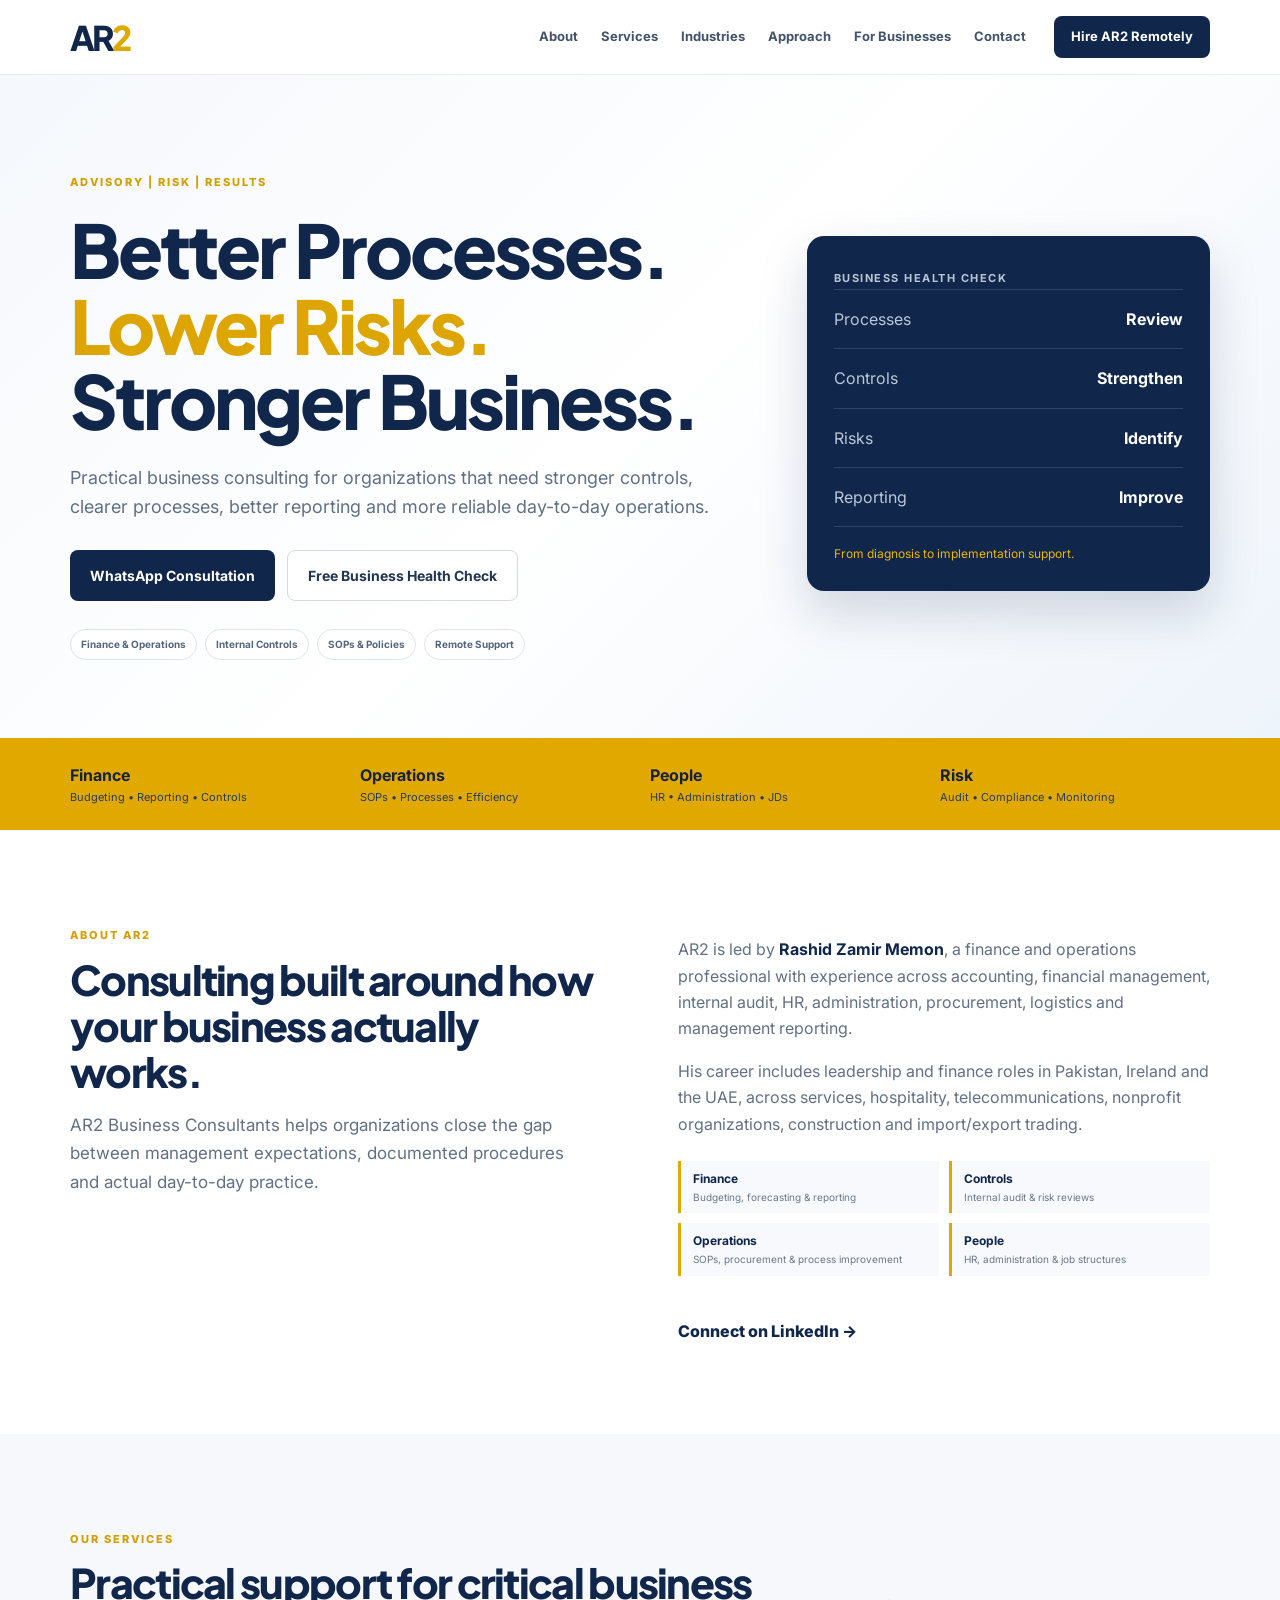
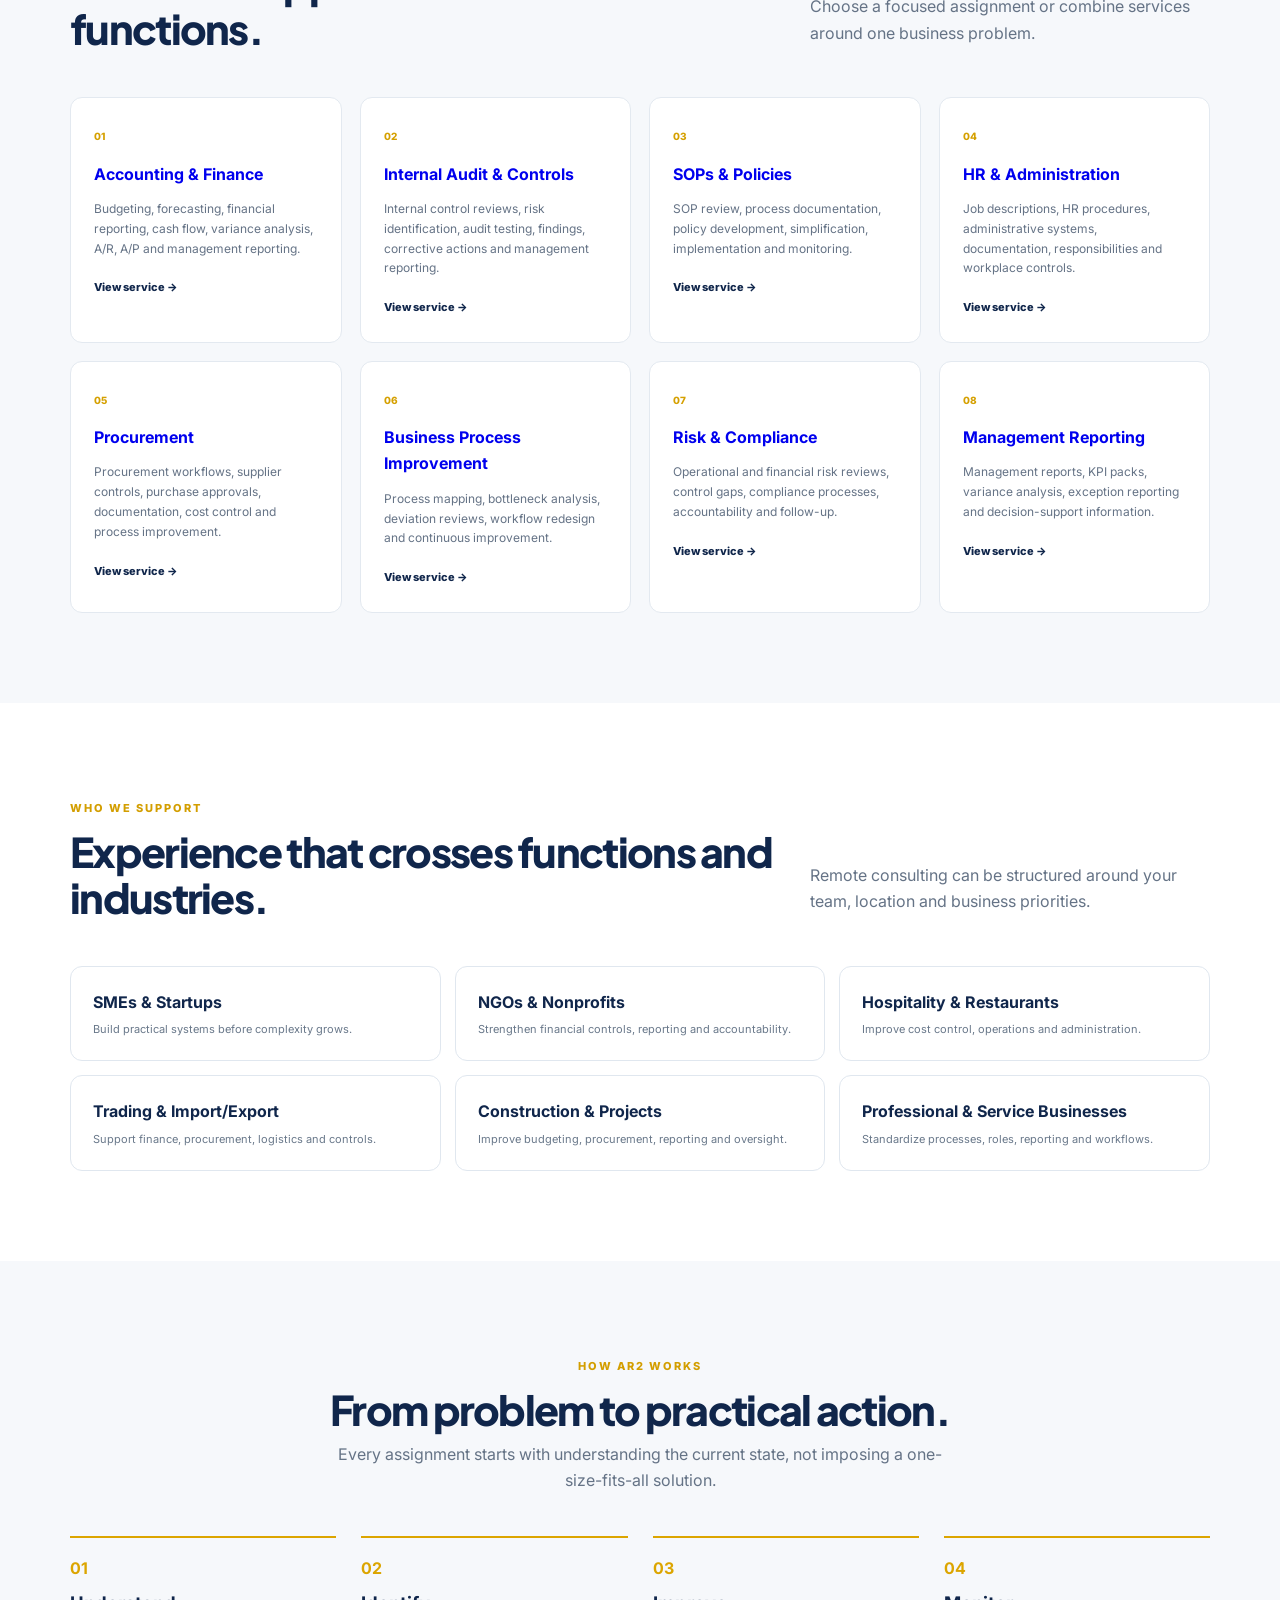
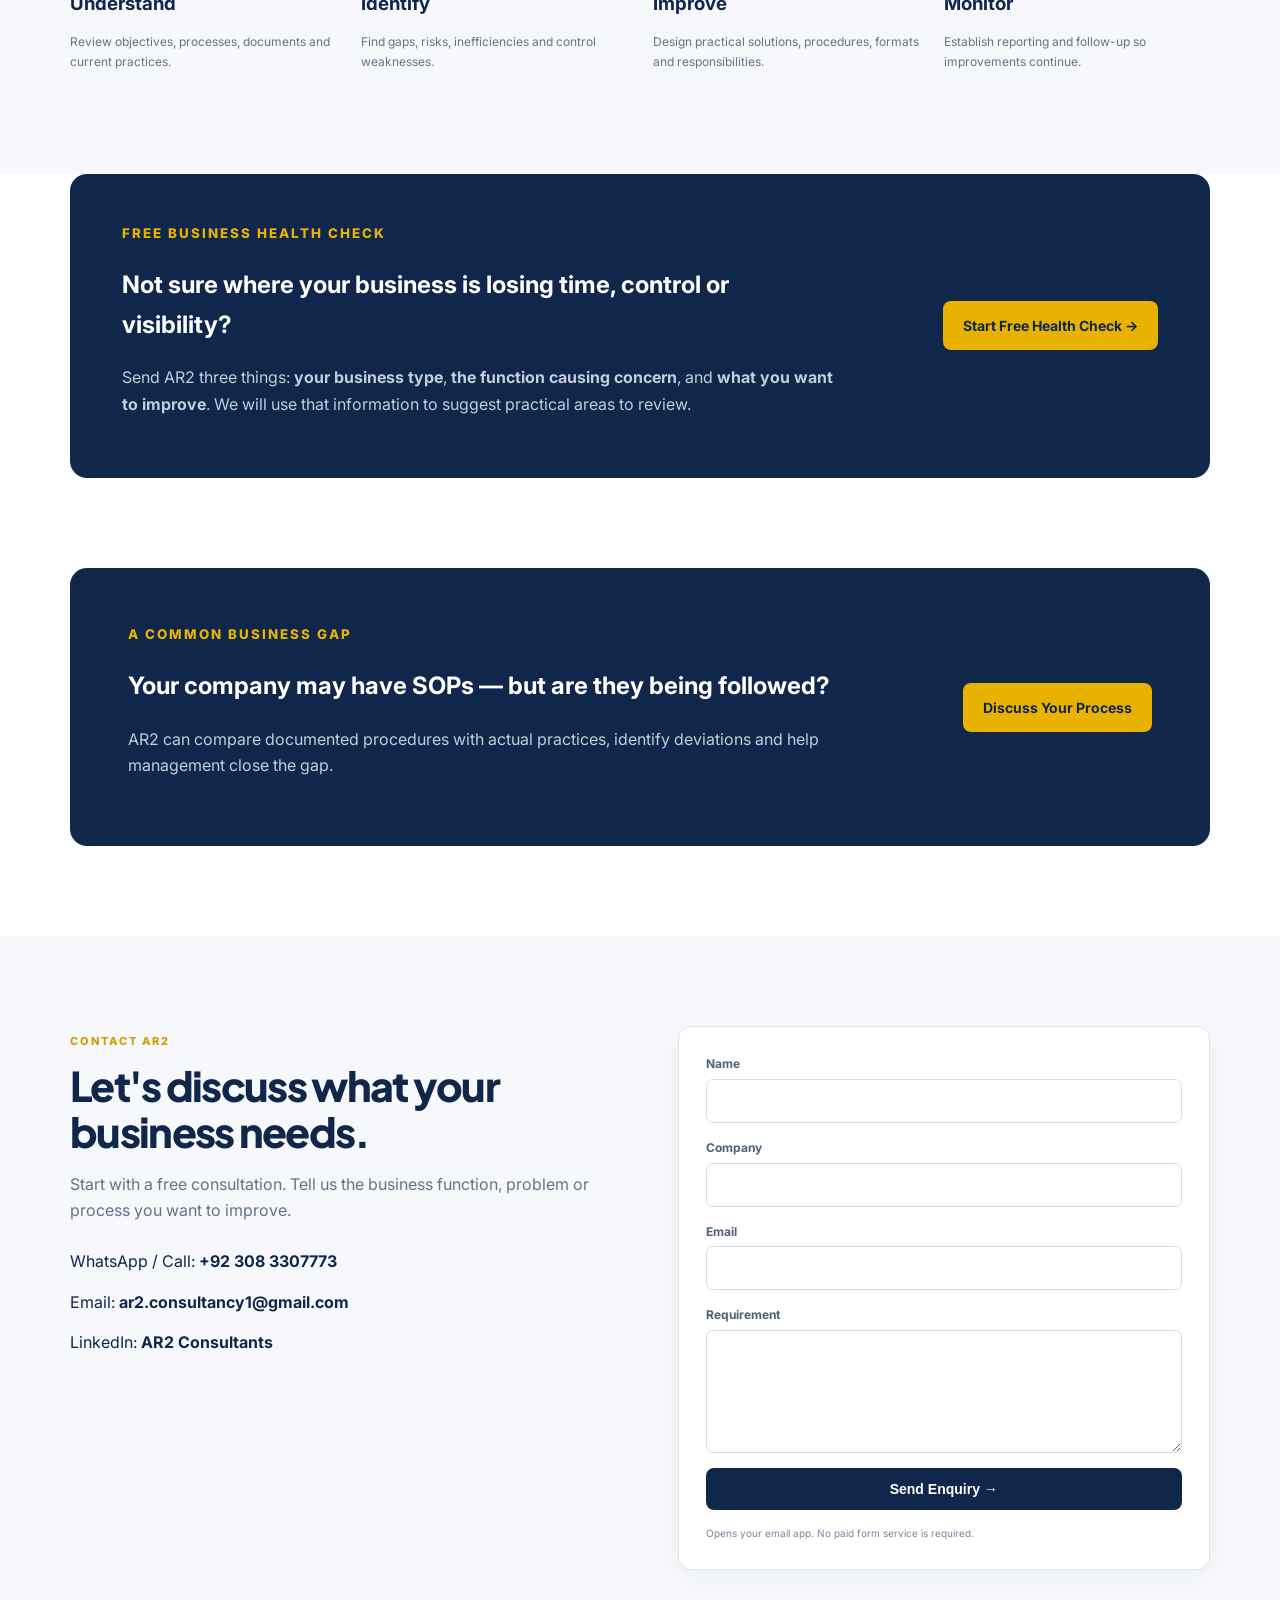
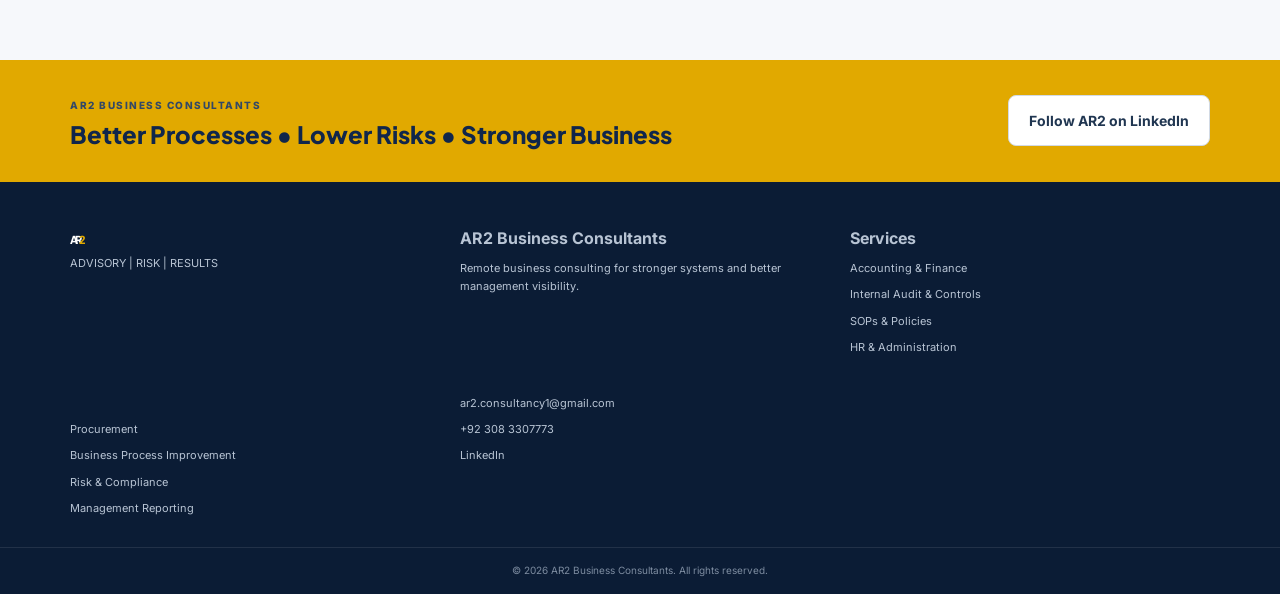
<file: index.html>
<!doctype html>
<html lang="en">
<head>
<meta charset="utf-8">
<meta name="viewport" content="width=device-width,initial-scale=1">
<title>AR2 Business Consultants | Finance, Risk, SOP & Process Improvement</title>
<meta name="description" content="AR2 Business Consultants provides practical remote consulting in finance, internal audit, controls, SOPs, HR, administration, procurement, risk and business process improvement.">
<meta name="keywords" content="business consultant Pakistan, finance consultant, internal audit, SOP consultant, process improvement, HR administration, procurement consultant, risk management, remote business consulting">
<meta name="robots" content="index,follow">
<meta name="theme-color" content="#0c1724">
<link rel="canonical" href="https://ar2consultancy1-max.github.io/AR2-Management-/">
<meta property="og:title" content="AR2 Business Consultants | Advisory • Risk • Results">
<meta property="og:description" content="Practical business consulting for stronger controls, clearer processes and better management visibility.">
<meta property="og:type" content="website">
<meta property="og:url" content="https://ar2consultancy1-max.github.io/AR2-Management-/">
<link rel="preconnect" href="https://fonts.googleapis.com">
<link rel="preconnect" href="https://fonts.gstatic.com" crossorigin>
<link href="https://fonts.googleapis.com/css2?family=Inter:wght@400;500;600;700;800&family=Plus+Jakarta+Sans:wght@700;800&display=swap" rel="stylesheet">
<link rel="icon" href="favicon.svg" type="image/svg+xml">
<link rel="stylesheet" href="style.css">
<script type="application/ld+json">{
"@context":"https://schema.org","@type":"ProfessionalService","name":"AR2 Business Consultants",
"url":"https://ar2consultancy1-max.github.io/AR2-Management-/","email":"ar2.consultancy1@gmail.com","telephone":"+923083307773",
"description":"Practical business consulting covering finance, internal controls, SOPs, HR, administration, procurement, risk and process improvement.",
"sameAs":["https://www.linkedin.com/in/ar2consultants"]
}</script>
</head>
<body>
<a class="skip" href="#main">Skip to content</a>
<header>
<div class="wrap nav">
<a class="logo" href="#home" aria-label="AR2 Business Consultants home">AR<span>2</span></a>
<nav aria-label="Primary navigation"><a href="#about">About</a><a href="#services">Services</a><a href="#industries">Industries</a><a href="#approach">Approach</a><a href="for-businesses.html">For Businesses</a><a href="#contact">Contact</a></nav>
<a class="navbtn" href="for-businesses.html">Hire AR2 Remotely</a>
</div>
</header>

<main id="main">
<section id="home" class="hero">
<div class="wrap heroGrid">
<div>
<small>ADVISORY | RISK | RESULTS</small>
<h1>Better Processes.<br><i>Lower Risks.</i><br>Stronger Business.</h1>
<p>Practical business consulting for organizations that need stronger controls, clearer processes, better reporting and more reliable day-to-day operations.</p>
<div class="buttons">
<a class="btn dark" href="https://wa.me/923083307773?text=Hello%20AR2%2C%20I%20would%20like%20to%20discuss%20a%20business%20requirement." target="_blank" rel="noopener noreferrer">WhatsApp Consultation</a>
<a class="btn white" href="#health-check">Free Business Health Check</a>
</div>
<div class="trust"><span>Finance & Operations</span><span>Internal Controls</span><span>SOPs & Policies</span><span>Remote Support</span></div>
</div>
<div class="panel">
<b>BUSINESS HEALTH CHECK</b>
<div><span>Processes</span><strong>Review</strong></div>
<div><span>Controls</span><strong>Strengthen</strong></div>
<div><span>Risks</span><strong>Identify</strong></div>
<div><span>Reporting</span><strong>Improve</strong></div>
<em>From diagnosis to implementation support.</em>
</div>
</div>
</section>

<div class="gold"><div class="wrap four">
<div><b>Finance</b><small>Budgeting • Reporting • Controls</small></div>
<div><b>Operations</b><small>SOPs • Processes • Efficiency</small></div>
<div><b>People</b><small>HR • Administration • JDs</small></div>
<div><b>Risk</b><small>Audit • Compliance • Monitoring</small></div>
</div></div>

<section id="about" class="section">
<div class="wrap two aboutGrid">
<div><small class="label">ABOUT AR2</small><h2>Consulting built around how your business actually works.</h2><p class="lead">AR2 Business Consultants helps organizations close the gap between management expectations, documented procedures and actual day-to-day practice.</p></div>
<div class="copy">
<p>AR2 is led by <strong>Rashid Zamir Memon</strong>, a finance and operations professional with experience across accounting, financial management, internal audit, HR, administration, procurement, logistics and management reporting.</p>
<p>His career includes leadership and finance roles in Pakistan, Ireland and the UAE, across services, hospitality, telecommunications, nonprofit organizations, construction and import/export trading.</p>
<div class="profileFacts"><div><strong>Finance</strong><span>Budgeting, forecasting & reporting</span></div><div><strong>Controls</strong><span>Internal audit & risk reviews</span></div><div><strong>Operations</strong><span>SOPs, procurement & process improvement</span></div><div><strong>People</strong><span>HR, administration & job structures</span></div></div>
<a class="link" href="https://www.linkedin.com/in/ar2consultants" target="_blank" rel="noopener noreferrer">Connect on LinkedIn →</a>
</div>
</div>
</section>

<section id="services" class="section grey">
<div class="wrap">
<div class="sectionHead"><div><small class="label">OUR SERVICES</small><h2>Practical support for critical business functions.</h2></div><p>Choose a focused assignment or combine services around one business problem.</p></div>
<div class="cards"><article><span class="cardNo">01</span><h3><a href="accounting-finance.html">Accounting & Finance</a></h3><p>Budgeting, forecasting, financial reporting, cash flow, variance analysis, A/R, A/P and management reporting.</p><a class="serviceLink" href="accounting-finance.html">View service →</a></article><article><span class="cardNo">02</span><h3><a href="internal-audit-controls.html">Internal Audit & Controls</a></h3><p>Internal control reviews, risk identification, audit testing, findings, corrective actions and management reporting.</p><a class="serviceLink" href="internal-audit-controls.html">View service →</a></article><article><span class="cardNo">03</span><h3><a href="sops-policies.html">SOPs & Policies</a></h3><p>SOP review, process documentation, policy development, simplification, implementation and monitoring.</p><a class="serviceLink" href="sops-policies.html">View service →</a></article><article><span class="cardNo">04</span><h3><a href="hr-administration.html">HR & Administration</a></h3><p>Job descriptions, HR procedures, administrative systems, documentation, responsibilities and workplace controls.</p><a class="serviceLink" href="hr-administration.html">View service →</a></article><article><span class="cardNo">05</span><h3><a href="procurement.html">Procurement</a></h3><p>Procurement workflows, supplier controls, purchase approvals, documentation, cost control and process improvement.</p><a class="serviceLink" href="procurement.html">View service →</a></article><article><span class="cardNo">06</span><h3><a href="process-improvement.html">Business Process Improvement</a></h3><p>Process mapping, bottleneck analysis, deviation reviews, workflow redesign and continuous improvement.</p><a class="serviceLink" href="process-improvement.html">View service →</a></article><article><span class="cardNo">07</span><h3><a href="risk-compliance.html">Risk & Compliance</a></h3><p>Operational and financial risk reviews, control gaps, compliance processes, accountability and follow-up.</p><a class="serviceLink" href="risk-compliance.html">View service →</a></article><article><span class="cardNo">08</span><h3><a href="management-reporting.html">Management Reporting</a></h3><p>Management reports, KPI packs, variance analysis, exception reporting and decision-support information.</p><a class="serviceLink" href="management-reporting.html">View service →</a></article></div>
</div>
</section>

<section id="industries" class="section">
<div class="wrap">
<div class="sectionHead"><div><small class="label">WHO WE SUPPORT</small><h2>Experience that crosses functions and industries.</h2></div><p>Remote consulting can be structured around your team, location and business priorities.</p></div>
<div class="industryGrid">
<div><b>SMEs & Startups</b><span>Build practical systems before complexity grows.</span></div>
<div><b>NGOs & Nonprofits</b><span>Strengthen financial controls, reporting and accountability.</span></div>
<div><b>Hospitality & Restaurants</b><span>Improve cost control, operations and administration.</span></div>
<div><b>Trading & Import/Export</b><span>Support finance, procurement, logistics and controls.</span></div>
<div><b>Construction & Projects</b><span>Improve budgeting, procurement, reporting and oversight.</span></div>
<div><b>Professional & Service Businesses</b><span>Standardize processes, roles, reporting and workflows.</span></div>
</div>
</div>
</section>

<section id="approach" class="section grey">
<div class="wrap">
<div class="center"><small class="label">HOW AR2 WORKS</small><h2>From problem to practical action.</h2><p class="intro">Every assignment starts with understanding the current state, not imposing a one-size-fits-all solution.</p></div>
<div class="steps">
<div><b>01</b><h3>Understand</h3><p>Review objectives, processes, documents and current practices.</p></div>
<div><b>02</b><h3>Identify</h3><p>Find gaps, risks, inefficiencies and control weaknesses.</p></div>
<div><b>03</b><h3>Improve</h3><p>Design practical solutions, procedures, formats and responsibilities.</p></div>
<div><b>04</b><h3>Monitor</h3><p>Establish reporting and follow-up so improvements continue.</p></div>
</div>
</div>
</section>

<section id="health-check" class="health">
<div class="wrap healthBox">
<div><small>FREE BUSINESS HEALTH CHECK</small><h2>Not sure where your business is losing time, control or visibility?</h2><p>Send AR2 three things: <strong>your business type</strong>, <strong>the function causing concern</strong>, and <strong>what you want to improve</strong>. We will use that information to suggest practical areas to review.</p></div>
<a class="btn goldBtn" href="https://wa.me/923083307773?text=Hello%20AR2%2C%20I%20would%20like%20a%20Free%20Business%20Health%20Check.%20My%20business%20type%20is%3A%20%5Btype%5D.%20The%20area%20I%20want%20to%20review%20is%3A%20%5Barea%5D.%20My%20main%20concern%20is%3A%20%5Bconcern%5D." target="_blank" rel="noopener noreferrer">Start Free Health Check →</a>
</div>
</section>

<section class="feature">
<div class="wrap featureBox">
<div><small>A COMMON BUSINESS GAP</small><h2>Your company may have SOPs — but are they being followed?</h2><p>AR2 can compare documented procedures with actual practices, identify deviations and help management close the gap.</p></div>
<a class="btn goldBtn" href="#contact">Discuss Your Process</a>
</div>
</section>

<section id="contact" class="section grey">
<div class="wrap two contact">
<div>
<small class="label">CONTACT AR2</small><h2>Let's discuss what your business needs.</h2>
<p>Start with a free consultation. Tell us the business function, problem or process you want to improve.</p>
<div class="contacts">
<a href="https://wa.me/923083307773?text=Hello%20AR2%2C%20I%20would%20like%20a%20free%20consultation." target="_blank" rel="noopener noreferrer">WhatsApp / Call: <b>+92 308 3307773</b></a>
<a href="mailto:ar2.consultancy1@gmail.com">Email: <b>ar2.consultancy1@gmail.com</b></a>
<a href="https://www.linkedin.com/in/ar2consultants" target="_blank" rel="noopener noreferrer">LinkedIn: <b>AR2 Consultants</b></a>
</div>
</div>
<form id="form" aria-label="Contact form">
<label for="name">Name<input id="name" name="name" autocomplete="name" required></label>
<label for="company">Company<input id="company" name="company" autocomplete="organization"></label>
<label for="email">Email<input id="email" name="email" type="email" autocomplete="email"></label>
<label for="message">Requirement<textarea id="message" name="message" rows="5" required></textarea></label>
<button class="btn dark" type="submit">Send Enquiry →</button>
<small>Opens your email app. No paid form service is required.</small>
</form>
</div>
</section>

<section class="ctaStrip"><div class="wrap"><div><small>AR2 BUSINESS CONSULTANTS</small><h2>Better Processes • Lower Risks • Stronger Business</h2></div><a class="btn white" href="https://www.linkedin.com/in/ar2consultants" target="_blank" rel="noopener noreferrer">Follow AR2 on LinkedIn</a></div></section>
</main>

<footer>
<div class="wrap foot">
<div><a class="logo" href="#home">AR<span>2</span></a><small>ADVISORY | RISK | RESULTS</small></div>
<div><b>AR2 Business Consultants</b><small>Remote business consulting for stronger systems and better management visibility.</small></div>
<div><b>Services</b><a href="accounting-finance.html">Accounting & Finance</a><a href="internal-audit-controls.html">Internal Audit & Controls</a><a href="sops-policies.html">SOPs & Policies</a><a href="hr-administration.html">HR & Administration</a></div><div><b>&nbsp;</b><a href="procurement.html">Procurement</a><a href="process-improvement.html">Business Process Improvement</a><a href="risk-compliance.html">Risk & Compliance</a><a href="management-reporting.html">Management Reporting</a></div>
<div><a href="mailto:ar2.consultancy1@gmail.com">ar2.consultancy1@gmail.com</a><a href="https://wa.me/923083307773" target="_blank" rel="noopener noreferrer">+92 308 3307773</a><a href="https://www.linkedin.com/in/ar2consultants" target="_blank" rel="noopener noreferrer">LinkedIn</a></div>
</div>
<div class="copyr">© <span id="year"></span> AR2 Business Consultants. All rights reserved.</div>
</footer>
<script src="script.js"></script>
</body>
</html>
</file>
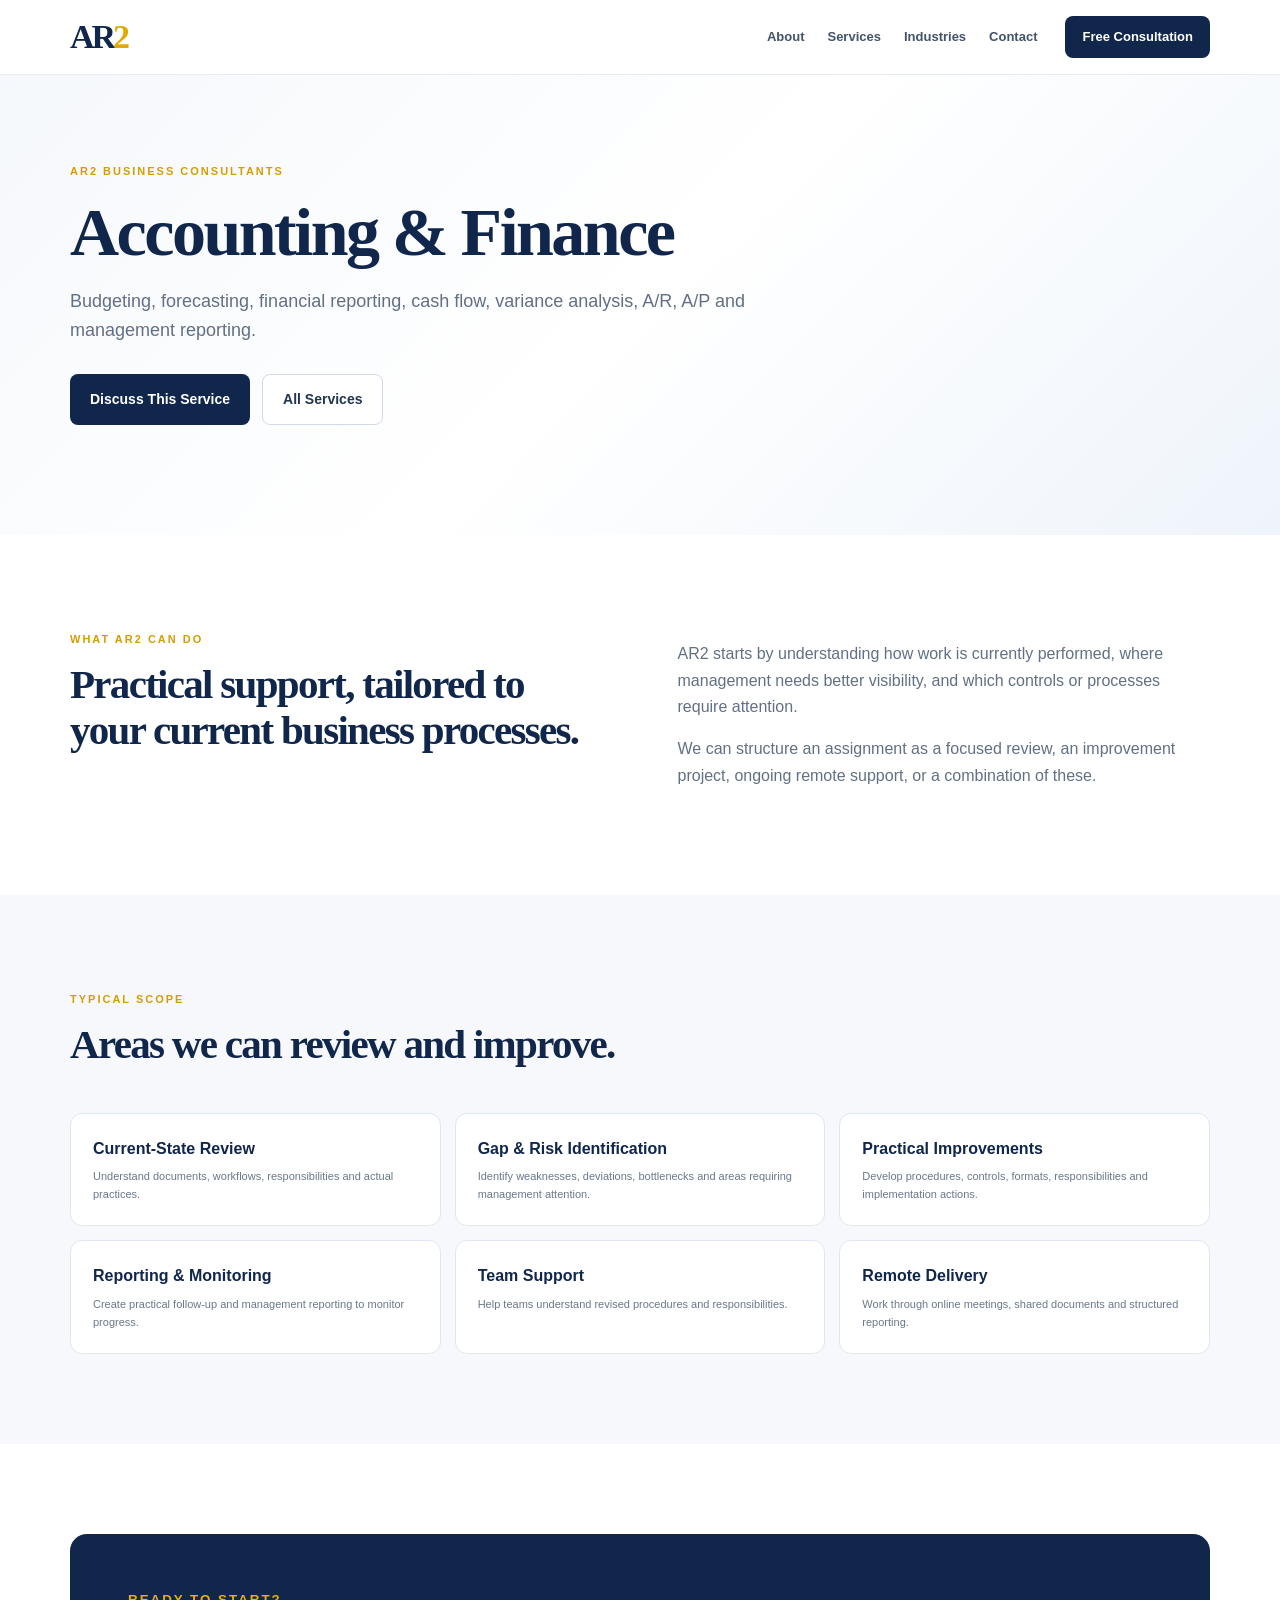
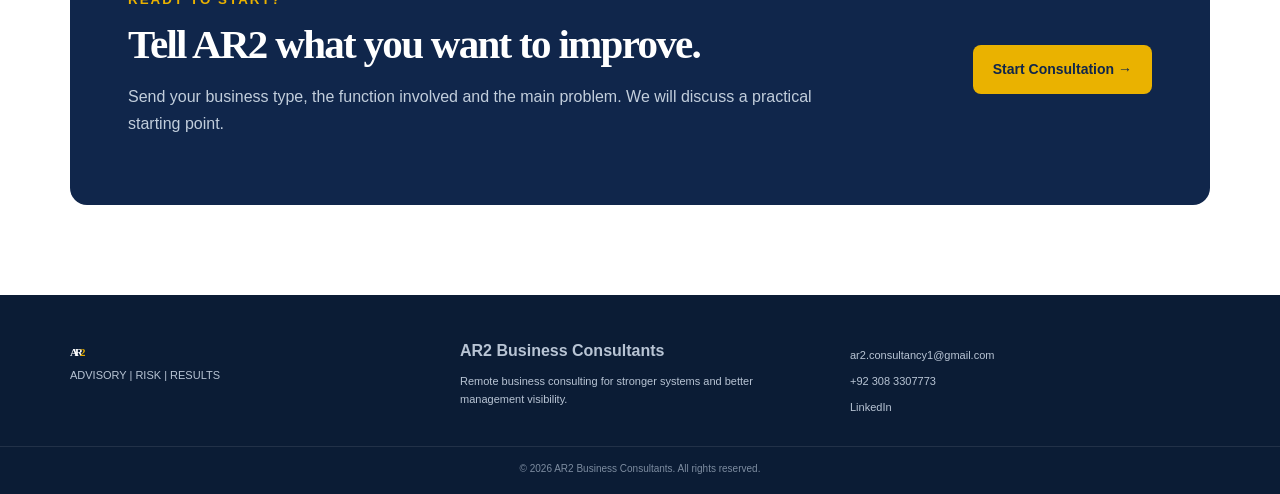
<file: accounting-finance.html>
<!doctype html><html lang="en"><head><meta charset="utf-8"><meta name="viewport" content="width=device-width,initial-scale=1"><title>Accounting & Finance | AR2 Business Consultants</title><meta name="description" content="Budgeting, forecasting, financial reporting, cash flow, variance analysis, A/R, A/P and management reporting. AR2 provides practical remote consulting support for organizations in Pakistan and international markets."><link rel="canonical" href="https://ar2consultancy1-max.github.io/AR2-Management-/accounting-finance.html"><link rel="stylesheet" href="style.css"><link rel="icon" href="favicon.svg"></head><body><header><div class="wrap nav"><a class="logo" href="index.html">AR<span>2</span></a><nav><a href="index.html#about">About</a><a href="index.html#services">Services</a><a href="index.html#industries">Industries</a><a href="index.html#contact">Contact</a></nav><a class="navbtn" href="https://wa.me/923083307773?text=Hello%20AR2%2C%20I%20am%20interested%20in%20Accounting%20%26%20Finance.">Free Consultation</a></div></header><main><section class="serviceHero"><div class="wrap"><small class="label">AR2 BUSINESS CONSULTANTS</small><h1>Accounting & Finance</h1><p>Budgeting, forecasting, financial reporting, cash flow, variance analysis, A/R, A/P and management reporting.</p><div class="buttons"><a class="btn dark" href="https://wa.me/923083307773?text=Hello%20AR2%2C%20I%20am%20interested%20in%20Accounting%20%26%20Finance.">Discuss This Service</a><a class="btn white" href="index.html#services">All Services</a></div></div></section><section class="section"><div class="wrap two"><div><small class="label">WHAT AR2 CAN DO</small><h2>Practical support, tailored to your current business processes.</h2></div><div class="copy"><p>AR2 starts by understanding how work is currently performed, where management needs better visibility, and which controls or processes require attention.</p><p>We can structure an assignment as a focused review, an improvement project, ongoing remote support, or a combination of these.</p></div></div></section><section class="section grey"><div class="wrap"><div class="sectionHead"><div><small class="label">TYPICAL SCOPE</small><h2>Areas we can review and improve.</h2></div></div><div class="industryGrid"><div><b>Current-State Review</b><span>Understand documents, workflows, responsibilities and actual practices.</span></div><div><b>Gap & Risk Identification</b><span>Identify weaknesses, deviations, bottlenecks and areas requiring management attention.</span></div><div><b>Practical Improvements</b><span>Develop procedures, controls, formats, responsibilities and implementation actions.</span></div><div><b>Reporting & Monitoring</b><span>Create practical follow-up and management reporting to monitor progress.</span></div><div><b>Team Support</b><span>Help teams understand revised procedures and responsibilities.</span></div><div><b>Remote Delivery</b><span>Work through online meetings, shared documents and structured reporting.</span></div></div></div></section><section class="section"><div class="wrap featureBox"><div><small>READY TO START?</small><h2>Tell AR2 what you want to improve.</h2><p>Send your business type, the function involved and the main problem. We will discuss a practical starting point.</p></div><a class="btn goldBtn" href="https://wa.me/923083307773?text=Hello%20AR2%2C%20I%20would%20like%20a%20free%20consultation%20about%20Accounting%20%26%20Finance.">Start Consultation →</a></div></section></main><footer><div class="wrap foot"><div><a class="logo" href="index.html">AR<span>2</span></a><small>ADVISORY | RISK | RESULTS</small></div><div><b>AR2 Business Consultants</b><small>Remote business consulting for stronger systems and better management visibility.</small></div><div><a href="mailto:ar2.consultancy1@gmail.com">ar2.consultancy1@gmail.com</a><a href="https://wa.me/923083307773">+92 308 3307773</a><a href="https://www.linkedin.com/in/ar2consultants">LinkedIn</a></div></div><div class="copyr">© 2026 AR2 Business Consultants. All rights reserved.</div></footer></body></html>
</file>
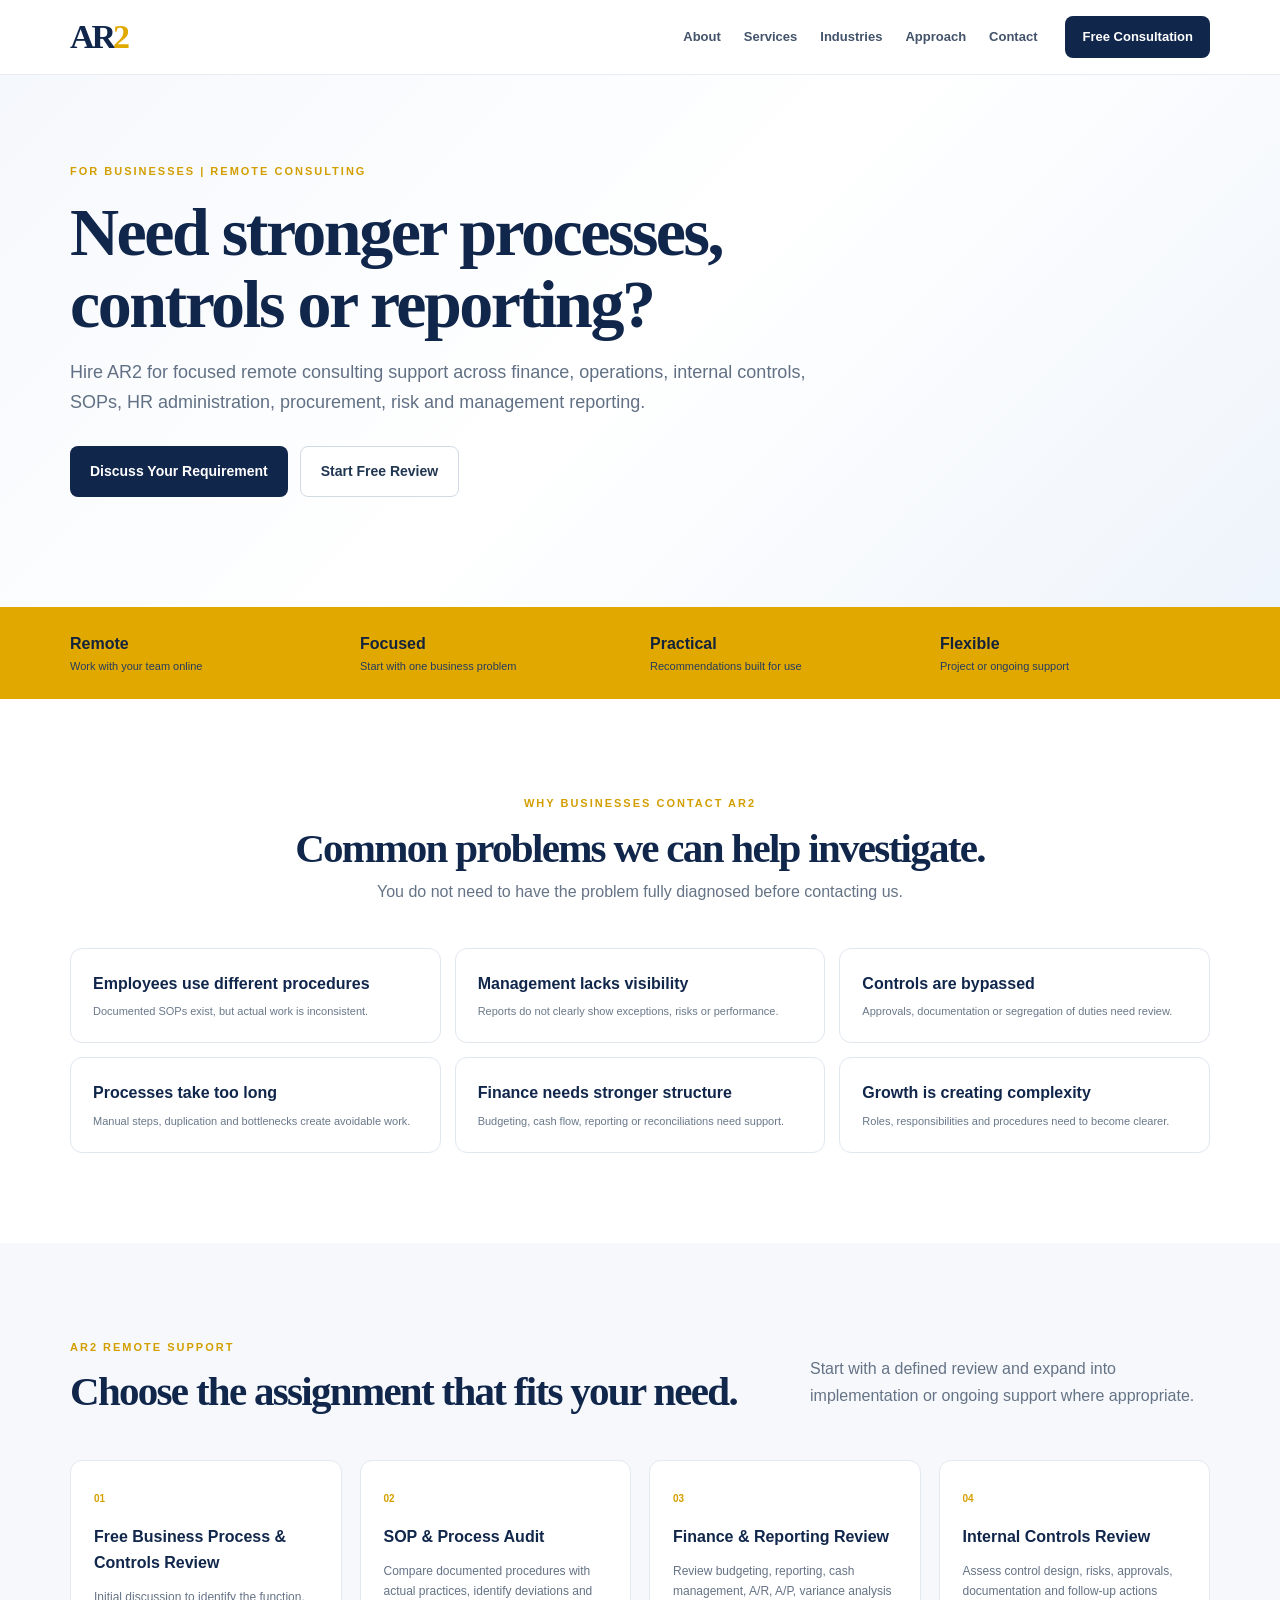
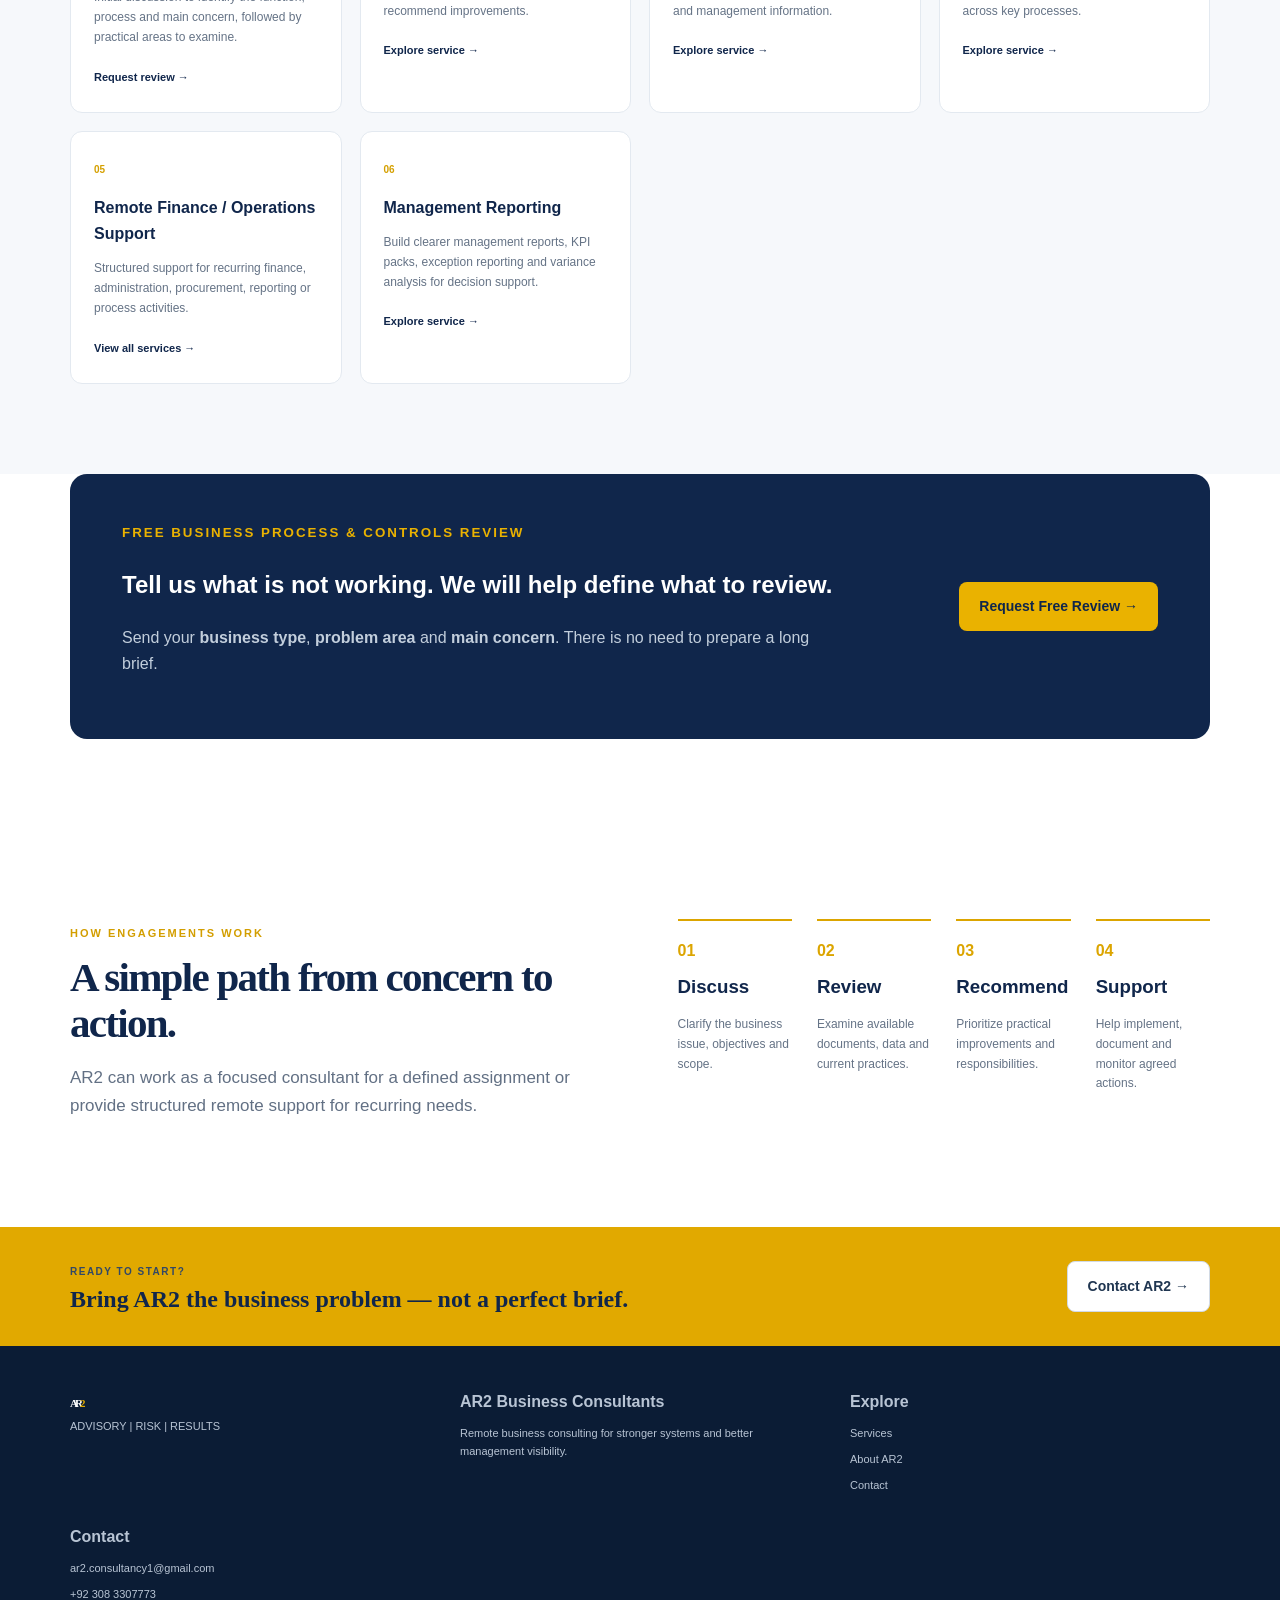
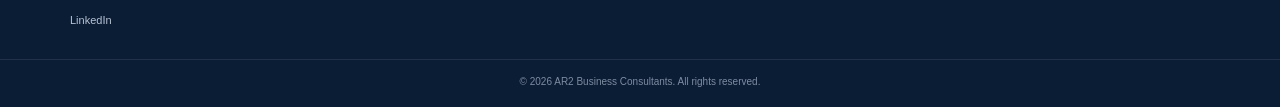
<file: for-businesses.html>
<!doctype html><html lang="en"><head><meta charset="utf-8"><meta name="viewport" content="width=device-width,initial-scale=1"><title>Hire AR2 Remotely | Business Process & Controls Consulting</title><meta name="description" content="Hire AR2 Business Consultants remotely for finance, internal controls, SOPs, HR administration, procurement, risk and business process improvement. Start with a free Business Process & Controls Review."><meta name="robots" content="index,follow"><link rel="canonical" href="https://ar2consultancy1-max.github.io/AR2-Management-/for-businesses.html"><link rel="icon" href="favicon.svg" type="image/svg+xml"><link rel="stylesheet" href="style.css"></head><body><header><div class="wrap nav"><a class="logo" href="index.html">AR<span>2</span></a><nav><a href="index.html#about">About</a><a href="index.html#services">Services</a><a href="index.html#industries">Industries</a><a href="index.html#approach">Approach</a><a href="#contact">Contact</a></nav><a class="navbtn" href="https://wa.me/923083307773?text=Hello%20AR2%2C%20I%20would%20like%20to%20discuss%20a%20business%20requirement." target="_blank" rel="noopener noreferrer">Free Consultation</a></div></header><main><section class="serviceHero"><div class="wrap"><small class="label">FOR BUSINESSES | REMOTE CONSULTING</small><h1>Need stronger processes,<br>controls or reporting?</h1><p>Hire AR2 for focused remote consulting support across finance, operations, internal controls, SOPs, HR administration, procurement, risk and management reporting.</p><div class="buttons"><a class="btn dark" href="https://wa.me/923083307773?text=Hello%20AR2%2C%20I%20want%20to%20discuss%20a%20business%20process%20or%20controls%20requirement." target="_blank" rel="noopener noreferrer">Discuss Your Requirement</a><a class="btn white" href="#review">Start Free Review</a></div></div></section><div class="gold"><div class="wrap four"><div><b>Remote</b><small>Work with your team online</small></div><div><b>Focused</b><small>Start with one business problem</small></div><div><b>Practical</b><small>Recommendations built for use</small></div><div><b>Flexible</b><small>Project or ongoing support</small></div></div></div><section class="section"><div class="wrap"><div class="center"><small class="label">WHY BUSINESSES CONTACT AR2</small><h2>Common problems we can help investigate.</h2><p class="intro">You do not need to have the problem fully diagnosed before contacting us.</p></div><div class="industryGrid"><div><b>Employees use different procedures</b><span>Documented SOPs exist, but actual work is inconsistent.</span></div><div><b>Management lacks visibility</b><span>Reports do not clearly show exceptions, risks or performance.</span></div><div><b>Controls are bypassed</b><span>Approvals, documentation or segregation of duties need review.</span></div><div><b>Processes take too long</b><span>Manual steps, duplication and bottlenecks create avoidable work.</span></div><div><b>Finance needs stronger structure</b><span>Budgeting, cash flow, reporting or reconciliations need support.</span></div><div><b>Growth is creating complexity</b><span>Roles, responsibilities and procedures need to become clearer.</span></div></div></div></section><section class="section grey"><div class="wrap"><div class="sectionHead"><div><small class="label">AR2 REMOTE SUPPORT</small><h2>Choose the assignment that fits your need.</h2></div><p>Start with a defined review and expand into implementation or ongoing support where appropriate.</p></div><div class="cards"><article><span class="cardNo">01</span><h3>Free Business Process & Controls Review</h3><p>Initial discussion to identify the function, process and main concern, followed by practical areas to examine.</p><a class="serviceLink" href="#review">Request review →</a></article><article><span class="cardNo">02</span><h3>SOP & Process Audit</h3><p>Compare documented procedures with actual practices, identify deviations and recommend improvements.</p><a class="serviceLink" href="sops-policies.html">Explore service →</a></article><article><span class="cardNo">03</span><h3>Finance & Reporting Review</h3><p>Review budgeting, reporting, cash management, A/R, A/P, variance analysis and management information.</p><a class="serviceLink" href="accounting-finance.html">Explore service →</a></article><article><span class="cardNo">04</span><h3>Internal Controls Review</h3><p>Assess control design, risks, approvals, documentation and follow-up actions across key processes.</p><a class="serviceLink" href="internal-audit-controls.html">Explore service →</a></article><article><span class="cardNo">05</span><h3>Remote Finance / Operations Support</h3><p>Structured support for recurring finance, administration, procurement, reporting or process activities.</p><a class="serviceLink" href="index.html#services">View all services →</a></article><article><span class="cardNo">06</span><h3>Management Reporting</h3><p>Build clearer management reports, KPI packs, exception reporting and variance analysis for decision support.</p><a class="serviceLink" href="management-reporting.html">Explore service →</a></article></div></div></section><section class="health" id="review"><div class="wrap healthBox"><div><small>FREE BUSINESS PROCESS & CONTROLS REVIEW</small><h2>Tell us what is not working. We will help define what to review.</h2><p>Send your <strong>business type</strong>, <strong>problem area</strong> and <strong>main concern</strong>. There is no need to prepare a long brief.</p></div><a class="btn goldBtn" href="https://wa.me/923083307773?text=Hello%20AR2%2C%20I%20would%20like%20a%20Free%20Business%20Process%20%26%20Controls%20Review.%20Business%20type%3A%20%5Btype%5D.%20Problem%20area%3A%20%5Barea%5D.%20Main%20concern%3A%20%5Bconcern%5D." target="_blank" rel="noopener noreferrer">Request Free Review →</a></div></section><section class="section"><div class="wrap two"><div><small class="label">HOW ENGAGEMENTS WORK</small><h2>A simple path from concern to action.</h2><p class="lead">AR2 can work as a focused consultant for a defined assignment or provide structured remote support for recurring needs.</p></div><div class="steps"><div><b>01</b><h3>Discuss</h3><p>Clarify the business issue, objectives and scope.</p></div><div><b>02</b><h3>Review</h3><p>Examine available documents, data and current practices.</p></div><div><b>03</b><h3>Recommend</h3><p>Prioritize practical improvements and responsibilities.</p></div><div><b>04</b><h3>Support</h3><p>Help implement, document and monitor agreed actions.</p></div></div></div></section><section id="contact" class="ctaStrip"><div class="wrap"><div><small>READY TO START?</small><h2>Bring AR2 the business problem — not a perfect brief.</h2></div><a class="btn white" href="https://wa.me/923083307773?text=Hello%20AR2%2C%20I%20would%20like%20to%20discuss%20my%20business%20requirement." target="_blank" rel="noopener noreferrer">Contact AR2 →</a></div></section></main><footer><div class="wrap foot"><div><a class="logo" href="index.html">AR<span>2</span></a><small>ADVISORY | RISK | RESULTS</small></div><div><b>AR2 Business Consultants</b><small>Remote business consulting for stronger systems and better management visibility.</small></div><div><b>Explore</b><a href="index.html#services">Services</a><a href="index.html#about">About AR2</a><a href="index.html#contact">Contact</a></div><div><b>Contact</b><a href="mailto:ar2.consultancy1@gmail.com">ar2.consultancy1@gmail.com</a><a href="https://wa.me/923083307773" target="_blank" rel="noopener noreferrer">+92 308 3307773</a><a href="https://www.linkedin.com/in/ar2consultants" target="_blank" rel="noopener noreferrer">LinkedIn</a></div></div><div class="copyr">© <span id="year"></span> AR2 Business Consultants. All rights reserved.</div></footer><script>document.getElementById("year").textContent=new Date().getFullYear();</script></body></html>
</file>
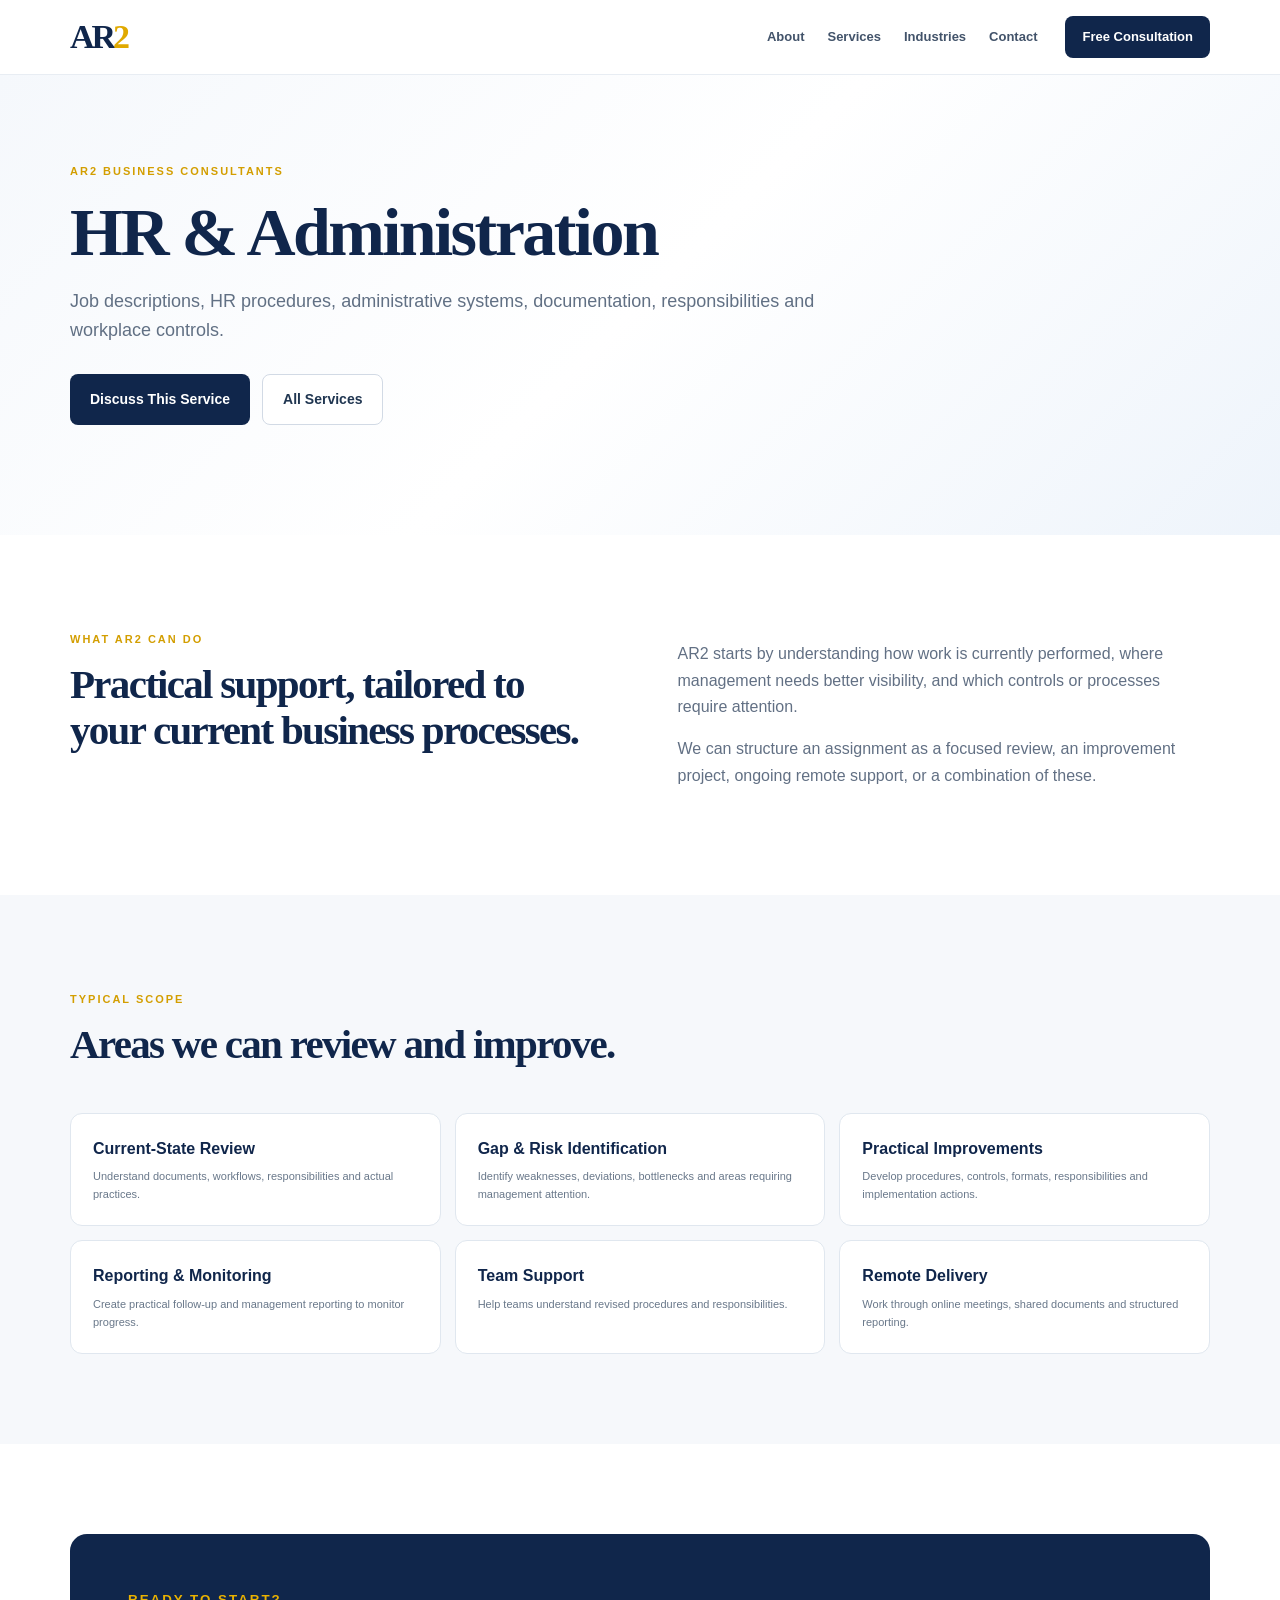
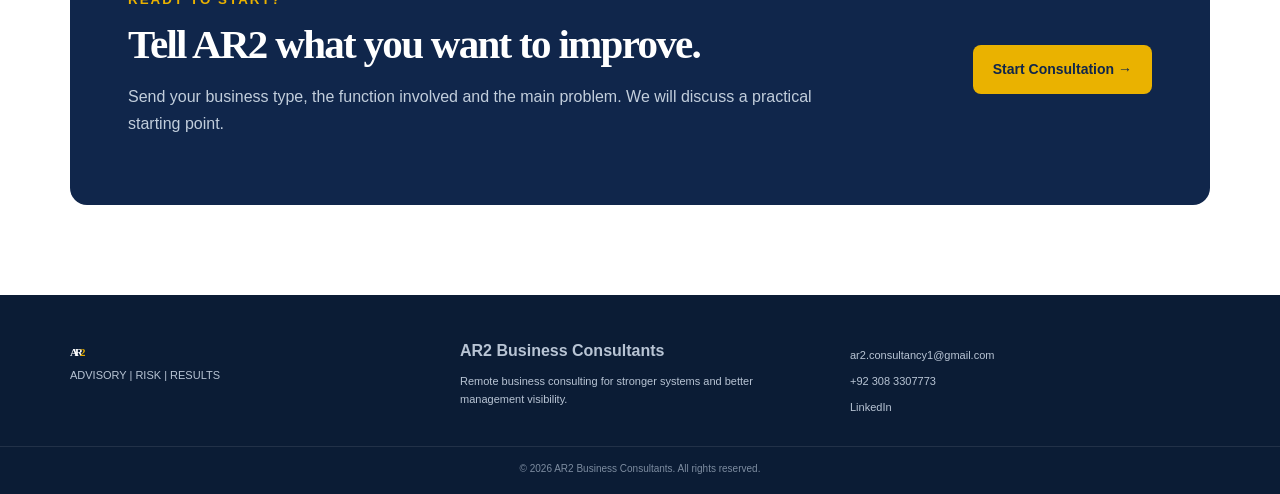
<file: hr-administration.html>
<!doctype html><html lang="en"><head><meta charset="utf-8"><meta name="viewport" content="width=device-width,initial-scale=1"><title>HR & Administration | AR2 Business Consultants</title><meta name="description" content="Job descriptions, HR procedures, administrative systems, documentation, responsibilities and workplace controls. AR2 provides practical remote consulting support for organizations in Pakistan and international markets."><link rel="canonical" href="https://ar2consultancy1-max.github.io/AR2-Management-/hr-administration.html"><link rel="stylesheet" href="style.css"><link rel="icon" href="favicon.svg"></head><body><header><div class="wrap nav"><a class="logo" href="index.html">AR<span>2</span></a><nav><a href="index.html#about">About</a><a href="index.html#services">Services</a><a href="index.html#industries">Industries</a><a href="index.html#contact">Contact</a></nav><a class="navbtn" href="https://wa.me/923083307773?text=Hello%20AR2%2C%20I%20am%20interested%20in%20HR%20%26%20Administration.">Free Consultation</a></div></header><main><section class="serviceHero"><div class="wrap"><small class="label">AR2 BUSINESS CONSULTANTS</small><h1>HR & Administration</h1><p>Job descriptions, HR procedures, administrative systems, documentation, responsibilities and workplace controls.</p><div class="buttons"><a class="btn dark" href="https://wa.me/923083307773?text=Hello%20AR2%2C%20I%20am%20interested%20in%20HR%20%26%20Administration.">Discuss This Service</a><a class="btn white" href="index.html#services">All Services</a></div></div></section><section class="section"><div class="wrap two"><div><small class="label">WHAT AR2 CAN DO</small><h2>Practical support, tailored to your current business processes.</h2></div><div class="copy"><p>AR2 starts by understanding how work is currently performed, where management needs better visibility, and which controls or processes require attention.</p><p>We can structure an assignment as a focused review, an improvement project, ongoing remote support, or a combination of these.</p></div></div></section><section class="section grey"><div class="wrap"><div class="sectionHead"><div><small class="label">TYPICAL SCOPE</small><h2>Areas we can review and improve.</h2></div></div><div class="industryGrid"><div><b>Current-State Review</b><span>Understand documents, workflows, responsibilities and actual practices.</span></div><div><b>Gap & Risk Identification</b><span>Identify weaknesses, deviations, bottlenecks and areas requiring management attention.</span></div><div><b>Practical Improvements</b><span>Develop procedures, controls, formats, responsibilities and implementation actions.</span></div><div><b>Reporting & Monitoring</b><span>Create practical follow-up and management reporting to monitor progress.</span></div><div><b>Team Support</b><span>Help teams understand revised procedures and responsibilities.</span></div><div><b>Remote Delivery</b><span>Work through online meetings, shared documents and structured reporting.</span></div></div></div></section><section class="section"><div class="wrap featureBox"><div><small>READY TO START?</small><h2>Tell AR2 what you want to improve.</h2><p>Send your business type, the function involved and the main problem. We will discuss a practical starting point.</p></div><a class="btn goldBtn" href="https://wa.me/923083307773?text=Hello%20AR2%2C%20I%20would%20like%20a%20free%20consultation%20about%20HR%20%26%20Administration.">Start Consultation →</a></div></section></main><footer><div class="wrap foot"><div><a class="logo" href="index.html">AR<span>2</span></a><small>ADVISORY | RISK | RESULTS</small></div><div><b>AR2 Business Consultants</b><small>Remote business consulting for stronger systems and better management visibility.</small></div><div><a href="mailto:ar2.consultancy1@gmail.com">ar2.consultancy1@gmail.com</a><a href="https://wa.me/923083307773">+92 308 3307773</a><a href="https://www.linkedin.com/in/ar2consultants">LinkedIn</a></div></div><div class="copyr">© 2026 AR2 Business Consultants. All rights reserved.</div></footer></body></html>
</file>
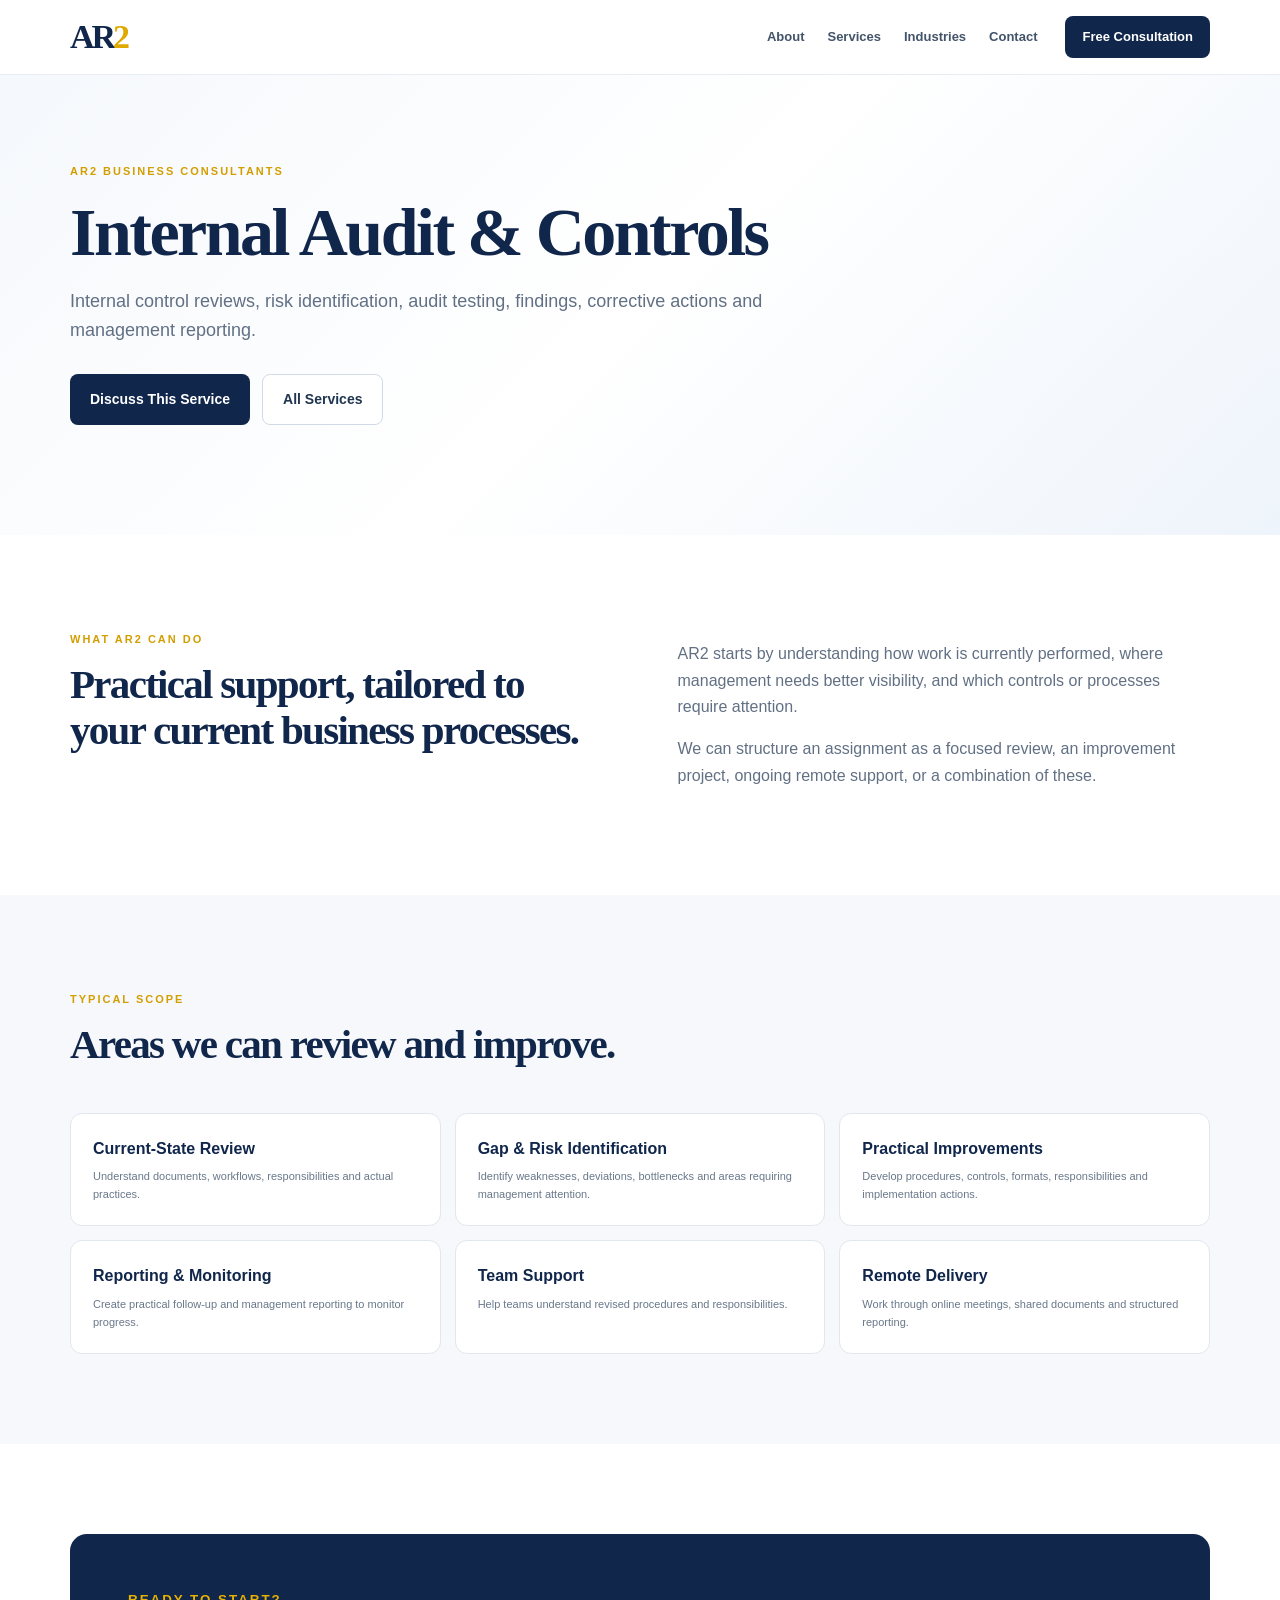
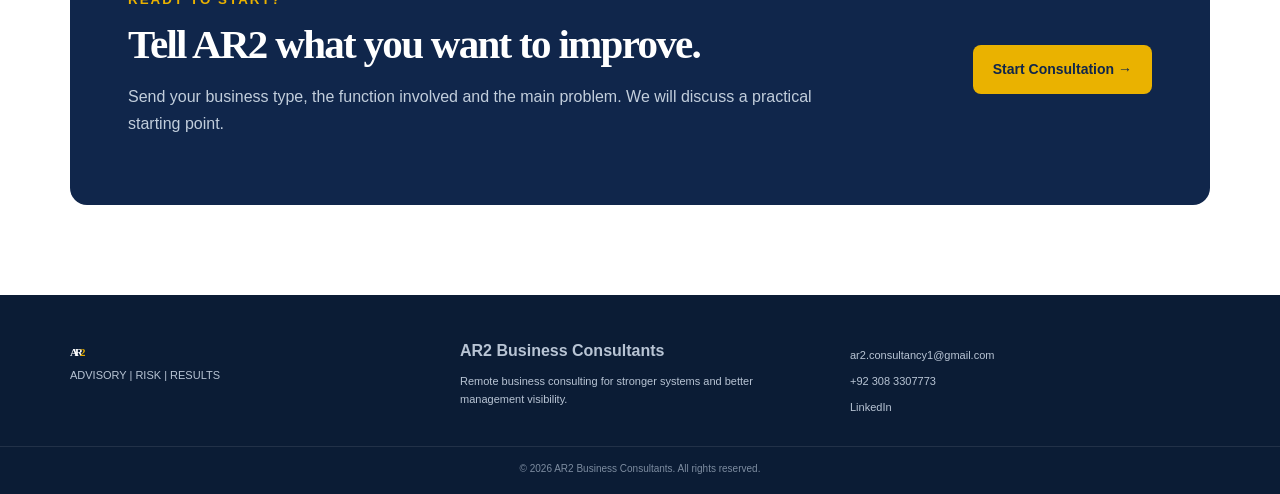
<file: internal-audit-controls.html>
<!doctype html><html lang="en"><head><meta charset="utf-8"><meta name="viewport" content="width=device-width,initial-scale=1"><title>Internal Audit & Controls | AR2 Business Consultants</title><meta name="description" content="Internal control reviews, risk identification, audit testing, findings, corrective actions and management reporting. AR2 provides practical remote consulting support for organizations in Pakistan and international markets."><link rel="canonical" href="https://ar2consultancy1-max.github.io/AR2-Management-/internal-audit-controls.html"><link rel="stylesheet" href="style.css"><link rel="icon" href="favicon.svg"></head><body><header><div class="wrap nav"><a class="logo" href="index.html">AR<span>2</span></a><nav><a href="index.html#about">About</a><a href="index.html#services">Services</a><a href="index.html#industries">Industries</a><a href="index.html#contact">Contact</a></nav><a class="navbtn" href="https://wa.me/923083307773?text=Hello%20AR2%2C%20I%20am%20interested%20in%20Internal%20Audit%20%26%20Controls.">Free Consultation</a></div></header><main><section class="serviceHero"><div class="wrap"><small class="label">AR2 BUSINESS CONSULTANTS</small><h1>Internal Audit & Controls</h1><p>Internal control reviews, risk identification, audit testing, findings, corrective actions and management reporting.</p><div class="buttons"><a class="btn dark" href="https://wa.me/923083307773?text=Hello%20AR2%2C%20I%20am%20interested%20in%20Internal%20Audit%20%26%20Controls.">Discuss This Service</a><a class="btn white" href="index.html#services">All Services</a></div></div></section><section class="section"><div class="wrap two"><div><small class="label">WHAT AR2 CAN DO</small><h2>Practical support, tailored to your current business processes.</h2></div><div class="copy"><p>AR2 starts by understanding how work is currently performed, where management needs better visibility, and which controls or processes require attention.</p><p>We can structure an assignment as a focused review, an improvement project, ongoing remote support, or a combination of these.</p></div></div></section><section class="section grey"><div class="wrap"><div class="sectionHead"><div><small class="label">TYPICAL SCOPE</small><h2>Areas we can review and improve.</h2></div></div><div class="industryGrid"><div><b>Current-State Review</b><span>Understand documents, workflows, responsibilities and actual practices.</span></div><div><b>Gap & Risk Identification</b><span>Identify weaknesses, deviations, bottlenecks and areas requiring management attention.</span></div><div><b>Practical Improvements</b><span>Develop procedures, controls, formats, responsibilities and implementation actions.</span></div><div><b>Reporting & Monitoring</b><span>Create practical follow-up and management reporting to monitor progress.</span></div><div><b>Team Support</b><span>Help teams understand revised procedures and responsibilities.</span></div><div><b>Remote Delivery</b><span>Work through online meetings, shared documents and structured reporting.</span></div></div></div></section><section class="section"><div class="wrap featureBox"><div><small>READY TO START?</small><h2>Tell AR2 what you want to improve.</h2><p>Send your business type, the function involved and the main problem. We will discuss a practical starting point.</p></div><a class="btn goldBtn" href="https://wa.me/923083307773?text=Hello%20AR2%2C%20I%20would%20like%20a%20free%20consultation%20about%20Internal%20Audit%20%26%20Controls.">Start Consultation →</a></div></section></main><footer><div class="wrap foot"><div><a class="logo" href="index.html">AR<span>2</span></a><small>ADVISORY | RISK | RESULTS</small></div><div><b>AR2 Business Consultants</b><small>Remote business consulting for stronger systems and better management visibility.</small></div><div><a href="mailto:ar2.consultancy1@gmail.com">ar2.consultancy1@gmail.com</a><a href="https://wa.me/923083307773">+92 308 3307773</a><a href="https://www.linkedin.com/in/ar2consultants">LinkedIn</a></div></div><div class="copyr">© 2026 AR2 Business Consultants. All rights reserved.</div></footer></body></html>
</file>
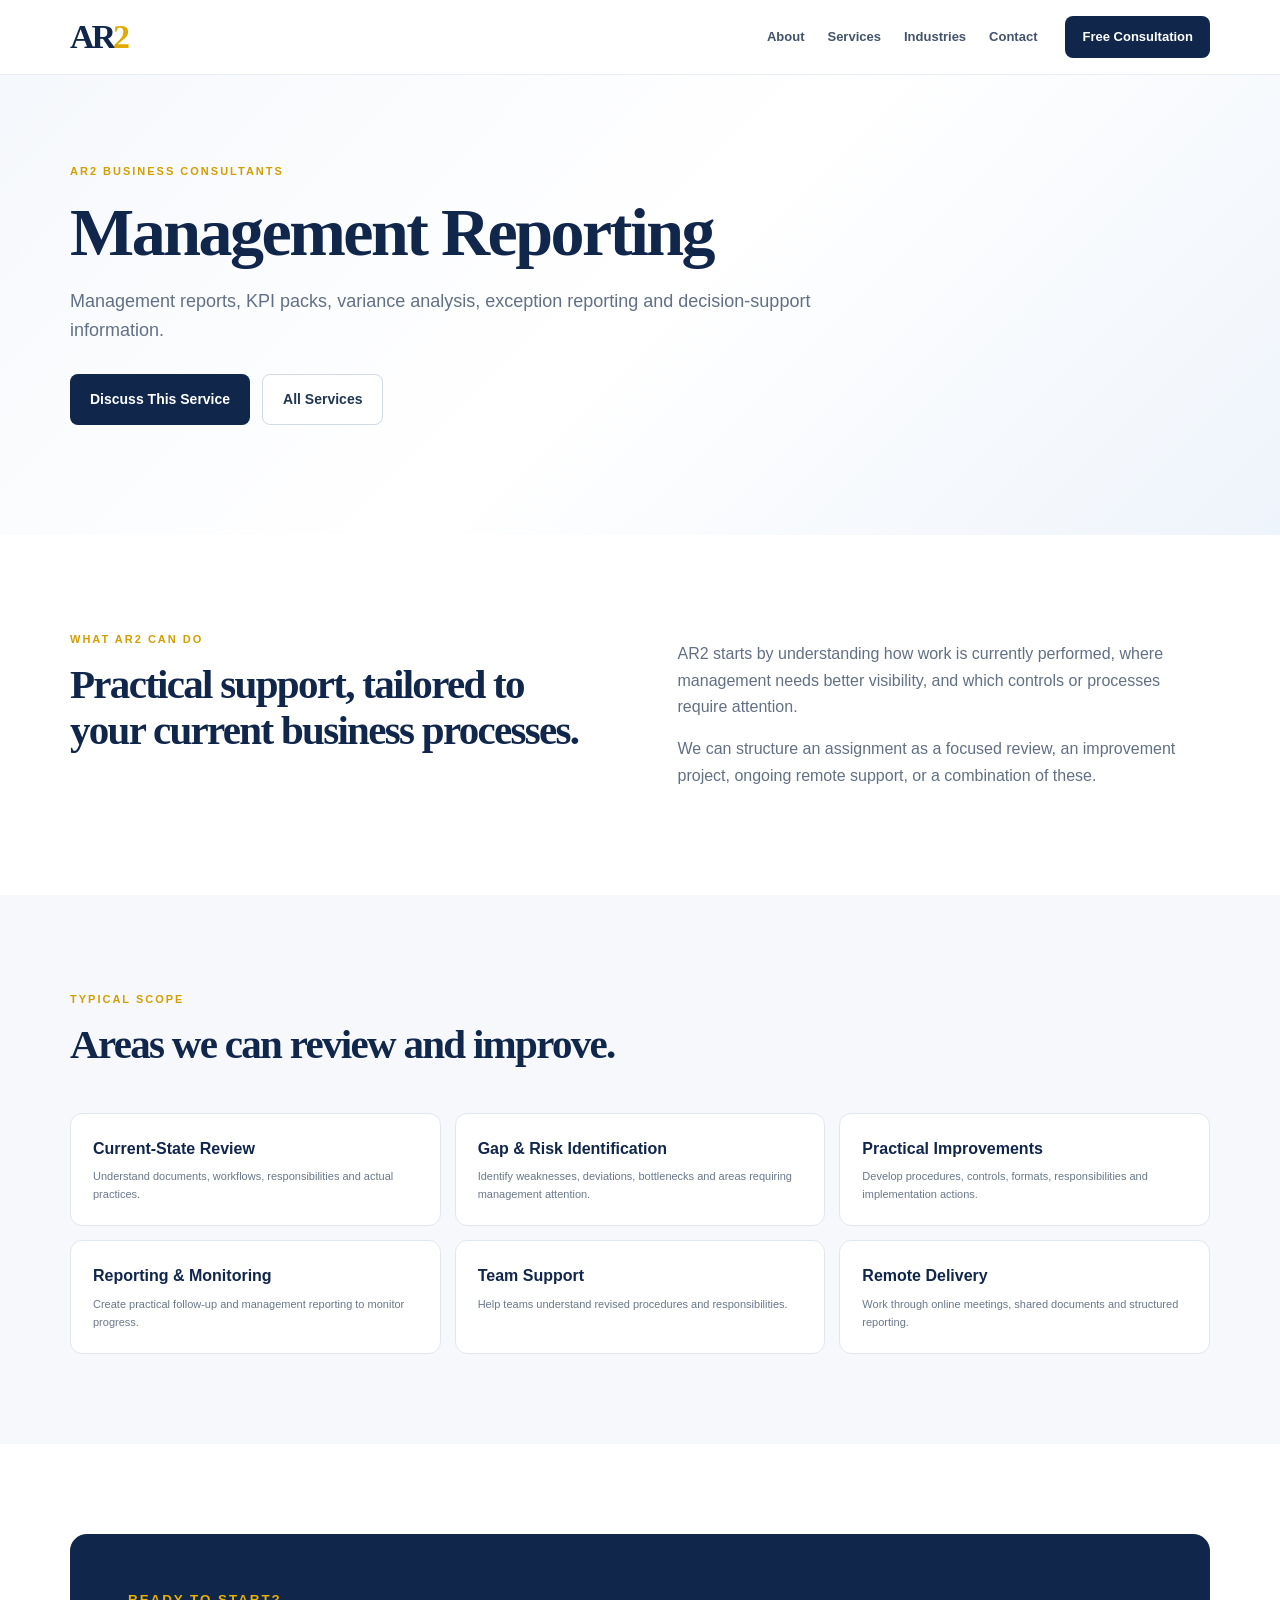
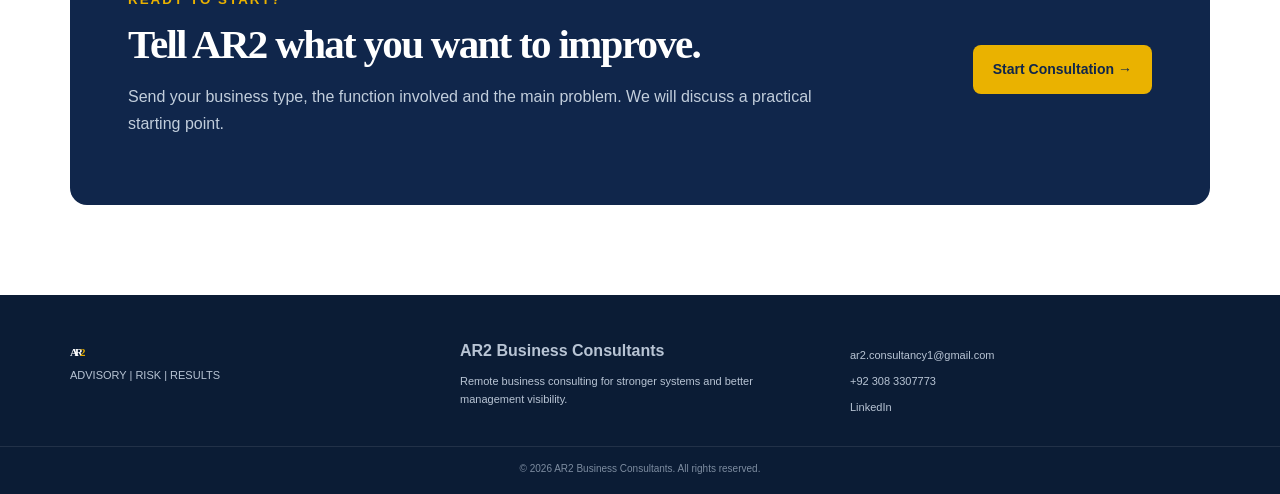
<file: management-reporting.html>
<!doctype html><html lang="en"><head><meta charset="utf-8"><meta name="viewport" content="width=device-width,initial-scale=1"><title>Management Reporting | AR2 Business Consultants</title><meta name="description" content="Management reports, KPI packs, variance analysis, exception reporting and decision-support information. AR2 provides practical remote consulting support for organizations in Pakistan and international markets."><link rel="canonical" href="https://ar2consultancy1-max.github.io/AR2-Management-/management-reporting.html"><link rel="stylesheet" href="style.css"><link rel="icon" href="favicon.svg"></head><body><header><div class="wrap nav"><a class="logo" href="index.html">AR<span>2</span></a><nav><a href="index.html#about">About</a><a href="index.html#services">Services</a><a href="index.html#industries">Industries</a><a href="index.html#contact">Contact</a></nav><a class="navbtn" href="https://wa.me/923083307773?text=Hello%20AR2%2C%20I%20am%20interested%20in%20Management%20Reporting.">Free Consultation</a></div></header><main><section class="serviceHero"><div class="wrap"><small class="label">AR2 BUSINESS CONSULTANTS</small><h1>Management Reporting</h1><p>Management reports, KPI packs, variance analysis, exception reporting and decision-support information.</p><div class="buttons"><a class="btn dark" href="https://wa.me/923083307773?text=Hello%20AR2%2C%20I%20am%20interested%20in%20Management%20Reporting.">Discuss This Service</a><a class="btn white" href="index.html#services">All Services</a></div></div></section><section class="section"><div class="wrap two"><div><small class="label">WHAT AR2 CAN DO</small><h2>Practical support, tailored to your current business processes.</h2></div><div class="copy"><p>AR2 starts by understanding how work is currently performed, where management needs better visibility, and which controls or processes require attention.</p><p>We can structure an assignment as a focused review, an improvement project, ongoing remote support, or a combination of these.</p></div></div></section><section class="section grey"><div class="wrap"><div class="sectionHead"><div><small class="label">TYPICAL SCOPE</small><h2>Areas we can review and improve.</h2></div></div><div class="industryGrid"><div><b>Current-State Review</b><span>Understand documents, workflows, responsibilities and actual practices.</span></div><div><b>Gap & Risk Identification</b><span>Identify weaknesses, deviations, bottlenecks and areas requiring management attention.</span></div><div><b>Practical Improvements</b><span>Develop procedures, controls, formats, responsibilities and implementation actions.</span></div><div><b>Reporting & Monitoring</b><span>Create practical follow-up and management reporting to monitor progress.</span></div><div><b>Team Support</b><span>Help teams understand revised procedures and responsibilities.</span></div><div><b>Remote Delivery</b><span>Work through online meetings, shared documents and structured reporting.</span></div></div></div></section><section class="section"><div class="wrap featureBox"><div><small>READY TO START?</small><h2>Tell AR2 what you want to improve.</h2><p>Send your business type, the function involved and the main problem. We will discuss a practical starting point.</p></div><a class="btn goldBtn" href="https://wa.me/923083307773?text=Hello%20AR2%2C%20I%20would%20like%20a%20free%20consultation%20about%20Management%20Reporting.">Start Consultation →</a></div></section></main><footer><div class="wrap foot"><div><a class="logo" href="index.html">AR<span>2</span></a><small>ADVISORY | RISK | RESULTS</small></div><div><b>AR2 Business Consultants</b><small>Remote business consulting for stronger systems and better management visibility.</small></div><div><a href="mailto:ar2.consultancy1@gmail.com">ar2.consultancy1@gmail.com</a><a href="https://wa.me/923083307773">+92 308 3307773</a><a href="https://www.linkedin.com/in/ar2consultants">LinkedIn</a></div></div><div class="copyr">© 2026 AR2 Business Consultants. All rights reserved.</div></footer></body></html>
</file>
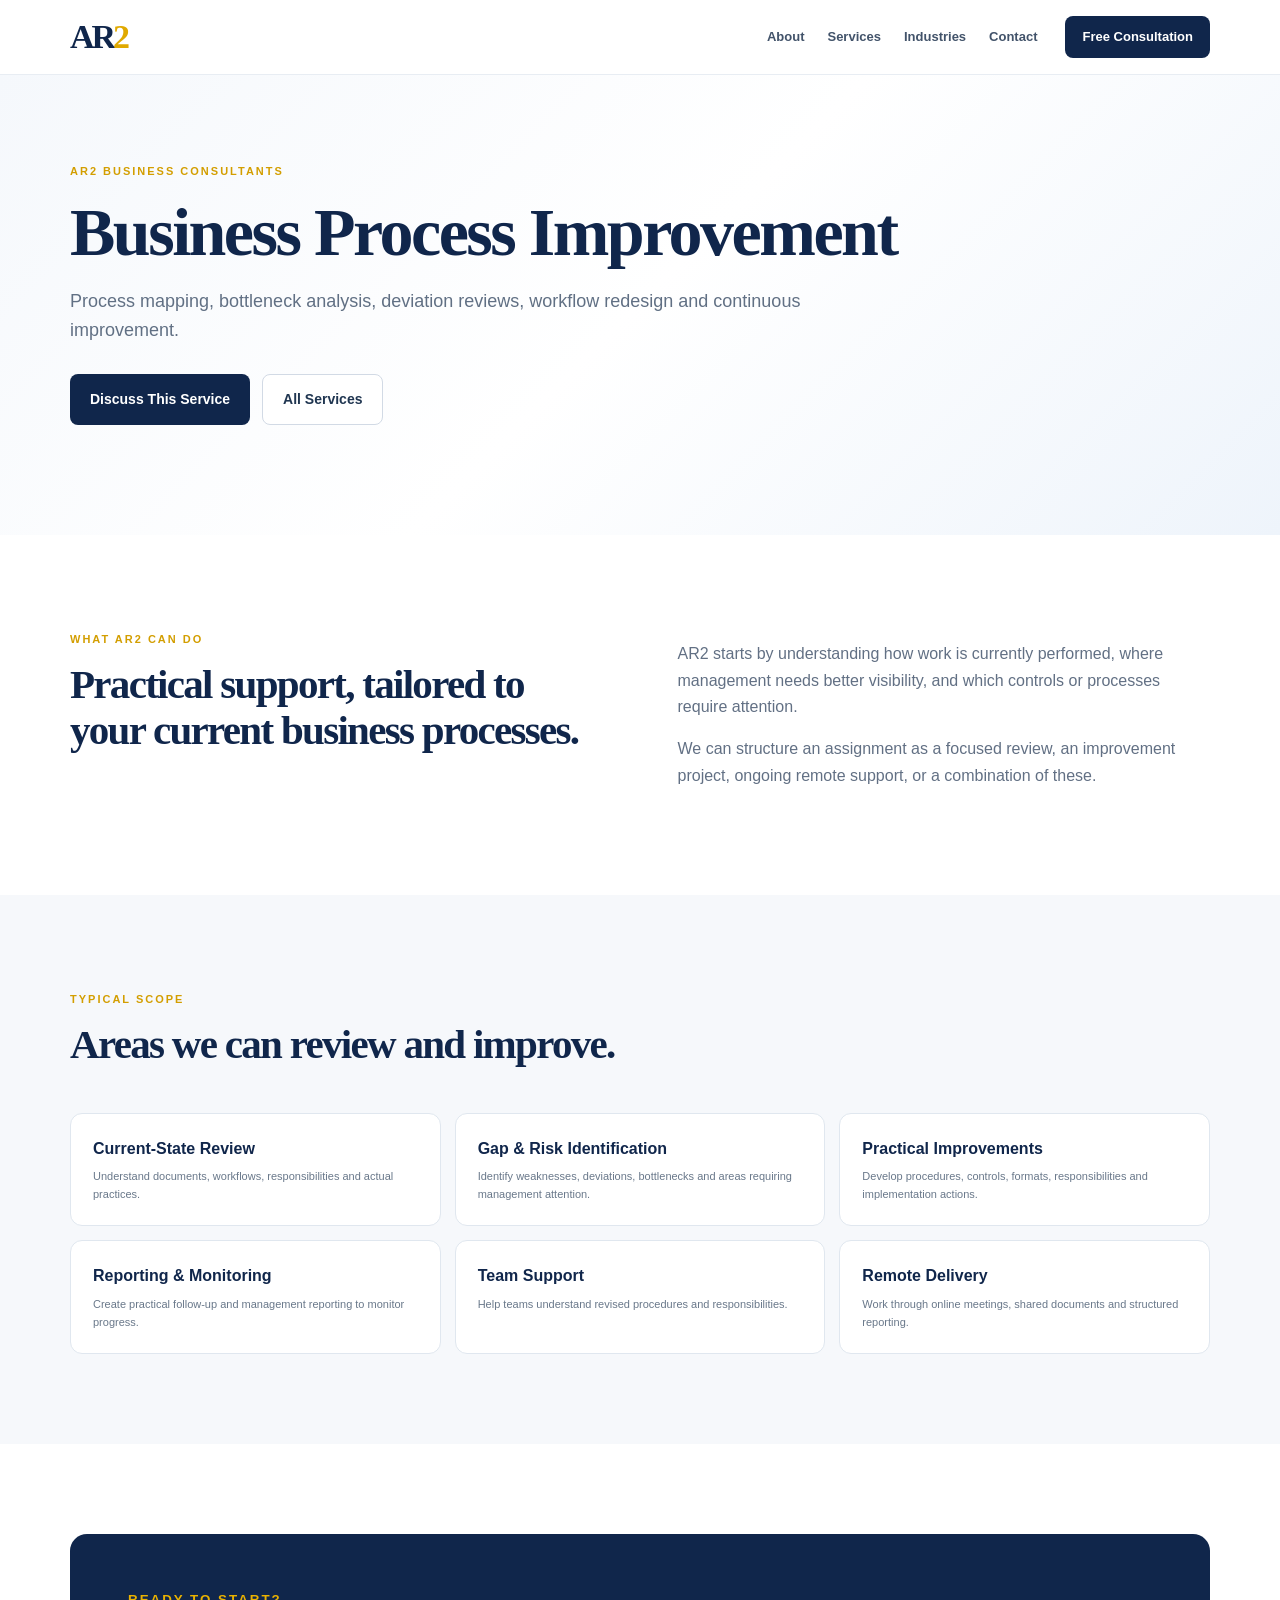
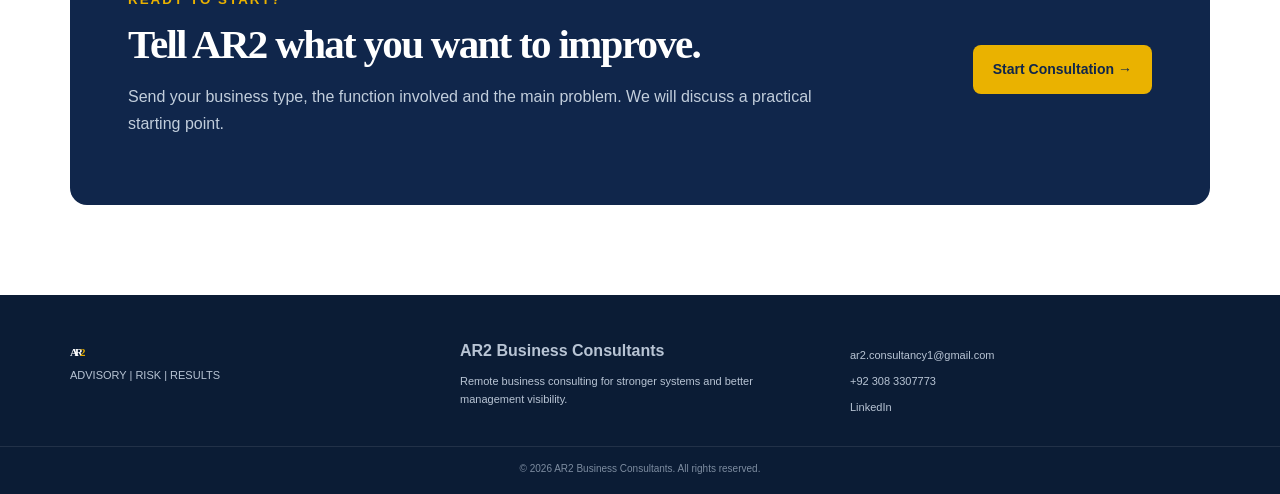
<file: process-improvement.html>
<!doctype html><html lang="en"><head><meta charset="utf-8"><meta name="viewport" content="width=device-width,initial-scale=1"><title>Business Process Improvement | AR2 Business Consultants</title><meta name="description" content="Process mapping, bottleneck analysis, deviation reviews, workflow redesign and continuous improvement. AR2 provides practical remote consulting support for organizations in Pakistan and international markets."><link rel="canonical" href="https://ar2consultancy1-max.github.io/AR2-Management-/process-improvement.html"><link rel="stylesheet" href="style.css"><link rel="icon" href="favicon.svg"></head><body><header><div class="wrap nav"><a class="logo" href="index.html">AR<span>2</span></a><nav><a href="index.html#about">About</a><a href="index.html#services">Services</a><a href="index.html#industries">Industries</a><a href="index.html#contact">Contact</a></nav><a class="navbtn" href="https://wa.me/923083307773?text=Hello%20AR2%2C%20I%20am%20interested%20in%20Business%20Process%20Improvement.">Free Consultation</a></div></header><main><section class="serviceHero"><div class="wrap"><small class="label">AR2 BUSINESS CONSULTANTS</small><h1>Business Process Improvement</h1><p>Process mapping, bottleneck analysis, deviation reviews, workflow redesign and continuous improvement.</p><div class="buttons"><a class="btn dark" href="https://wa.me/923083307773?text=Hello%20AR2%2C%20I%20am%20interested%20in%20Business%20Process%20Improvement.">Discuss This Service</a><a class="btn white" href="index.html#services">All Services</a></div></div></section><section class="section"><div class="wrap two"><div><small class="label">WHAT AR2 CAN DO</small><h2>Practical support, tailored to your current business processes.</h2></div><div class="copy"><p>AR2 starts by understanding how work is currently performed, where management needs better visibility, and which controls or processes require attention.</p><p>We can structure an assignment as a focused review, an improvement project, ongoing remote support, or a combination of these.</p></div></div></section><section class="section grey"><div class="wrap"><div class="sectionHead"><div><small class="label">TYPICAL SCOPE</small><h2>Areas we can review and improve.</h2></div></div><div class="industryGrid"><div><b>Current-State Review</b><span>Understand documents, workflows, responsibilities and actual practices.</span></div><div><b>Gap & Risk Identification</b><span>Identify weaknesses, deviations, bottlenecks and areas requiring management attention.</span></div><div><b>Practical Improvements</b><span>Develop procedures, controls, formats, responsibilities and implementation actions.</span></div><div><b>Reporting & Monitoring</b><span>Create practical follow-up and management reporting to monitor progress.</span></div><div><b>Team Support</b><span>Help teams understand revised procedures and responsibilities.</span></div><div><b>Remote Delivery</b><span>Work through online meetings, shared documents and structured reporting.</span></div></div></div></section><section class="section"><div class="wrap featureBox"><div><small>READY TO START?</small><h2>Tell AR2 what you want to improve.</h2><p>Send your business type, the function involved and the main problem. We will discuss a practical starting point.</p></div><a class="btn goldBtn" href="https://wa.me/923083307773?text=Hello%20AR2%2C%20I%20would%20like%20a%20free%20consultation%20about%20Business%20Process%20Improvement.">Start Consultation →</a></div></section></main><footer><div class="wrap foot"><div><a class="logo" href="index.html">AR<span>2</span></a><small>ADVISORY | RISK | RESULTS</small></div><div><b>AR2 Business Consultants</b><small>Remote business consulting for stronger systems and better management visibility.</small></div><div><a href="mailto:ar2.consultancy1@gmail.com">ar2.consultancy1@gmail.com</a><a href="https://wa.me/923083307773">+92 308 3307773</a><a href="https://www.linkedin.com/in/ar2consultants">LinkedIn</a></div></div><div class="copyr">© 2026 AR2 Business Consultants. All rights reserved.</div></footer></body></html>
</file>
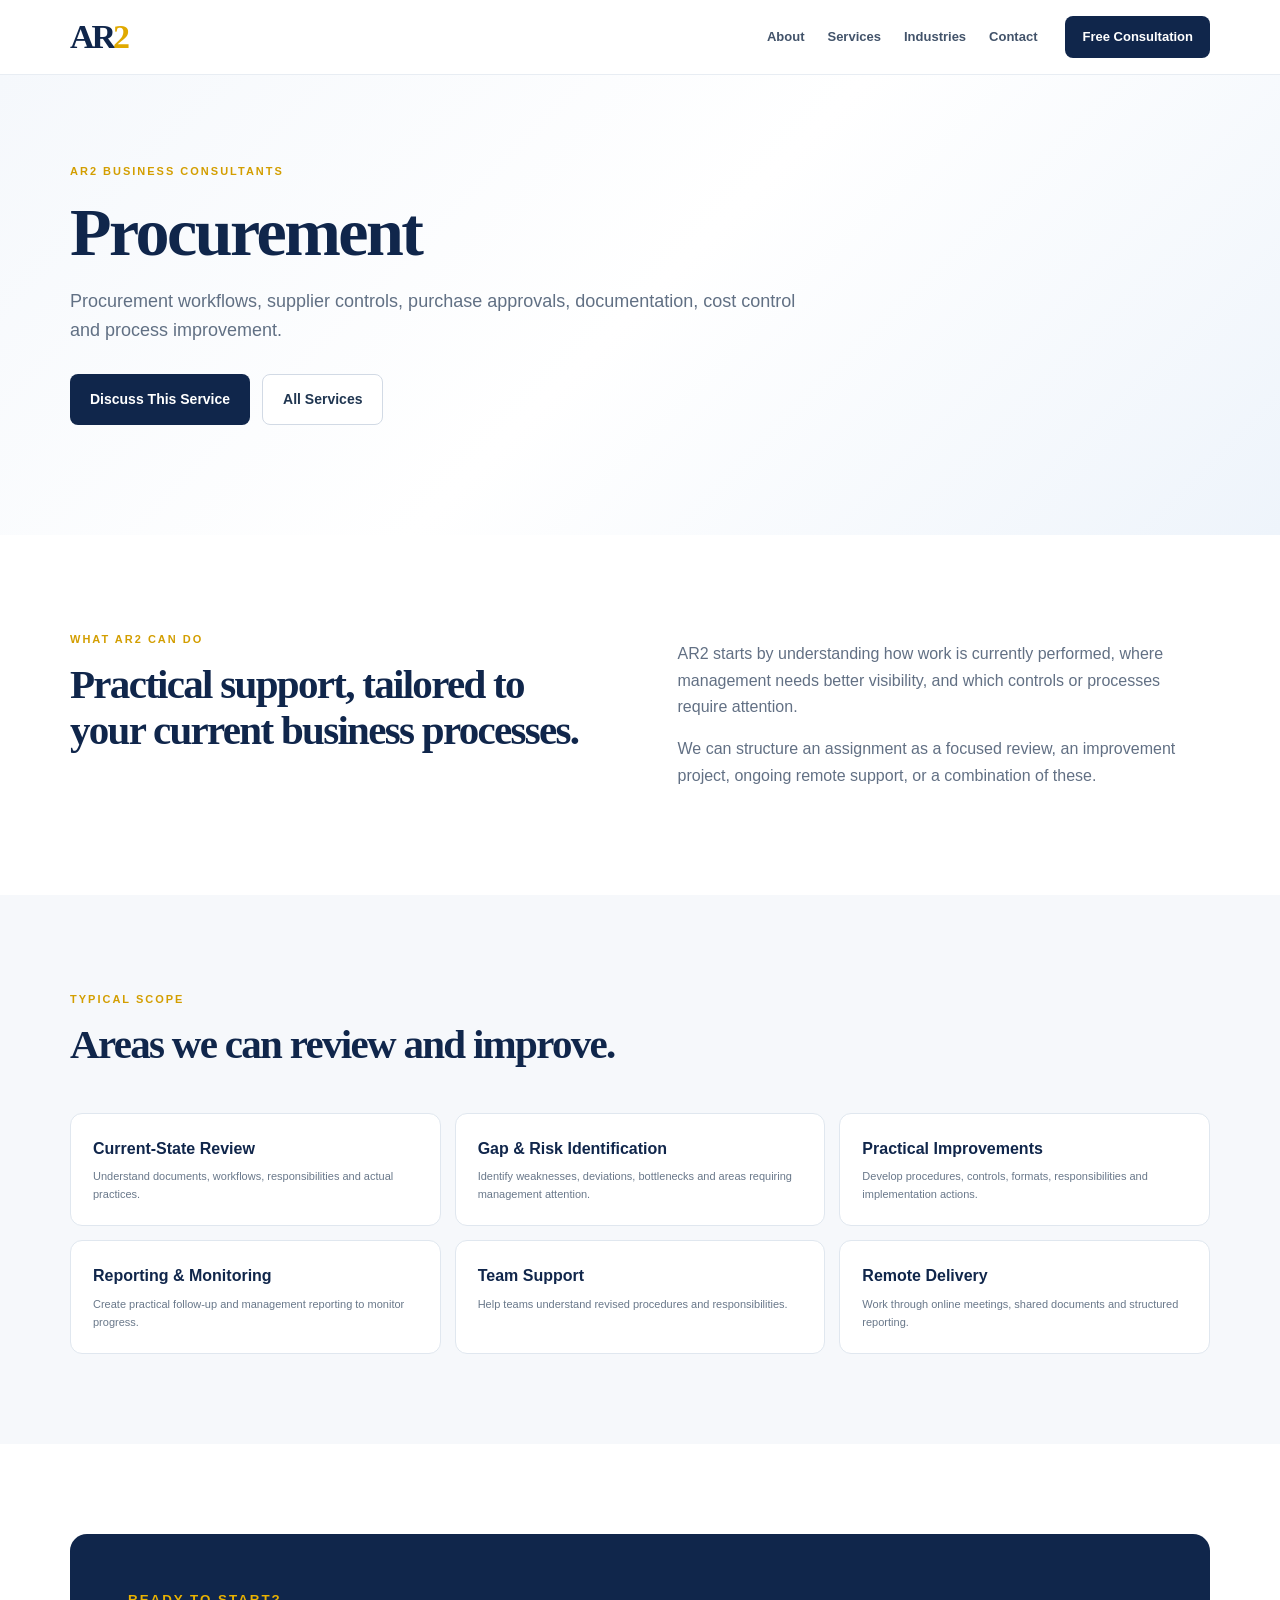
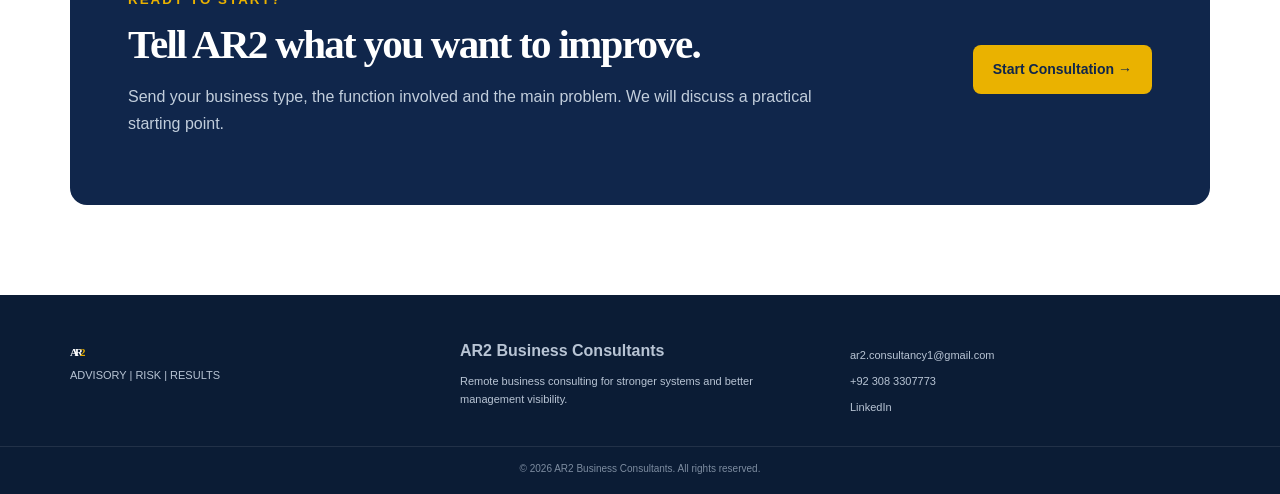
<file: procurement.html>
<!doctype html><html lang="en"><head><meta charset="utf-8"><meta name="viewport" content="width=device-width,initial-scale=1"><title>Procurement | AR2 Business Consultants</title><meta name="description" content="Procurement workflows, supplier controls, purchase approvals, documentation, cost control and process improvement. AR2 provides practical remote consulting support for organizations in Pakistan and international markets."><link rel="canonical" href="https://ar2consultancy1-max.github.io/AR2-Management-/procurement.html"><link rel="stylesheet" href="style.css"><link rel="icon" href="favicon.svg"></head><body><header><div class="wrap nav"><a class="logo" href="index.html">AR<span>2</span></a><nav><a href="index.html#about">About</a><a href="index.html#services">Services</a><a href="index.html#industries">Industries</a><a href="index.html#contact">Contact</a></nav><a class="navbtn" href="https://wa.me/923083307773?text=Hello%20AR2%2C%20I%20am%20interested%20in%20Procurement.">Free Consultation</a></div></header><main><section class="serviceHero"><div class="wrap"><small class="label">AR2 BUSINESS CONSULTANTS</small><h1>Procurement</h1><p>Procurement workflows, supplier controls, purchase approvals, documentation, cost control and process improvement.</p><div class="buttons"><a class="btn dark" href="https://wa.me/923083307773?text=Hello%20AR2%2C%20I%20am%20interested%20in%20Procurement.">Discuss This Service</a><a class="btn white" href="index.html#services">All Services</a></div></div></section><section class="section"><div class="wrap two"><div><small class="label">WHAT AR2 CAN DO</small><h2>Practical support, tailored to your current business processes.</h2></div><div class="copy"><p>AR2 starts by understanding how work is currently performed, where management needs better visibility, and which controls or processes require attention.</p><p>We can structure an assignment as a focused review, an improvement project, ongoing remote support, or a combination of these.</p></div></div></section><section class="section grey"><div class="wrap"><div class="sectionHead"><div><small class="label">TYPICAL SCOPE</small><h2>Areas we can review and improve.</h2></div></div><div class="industryGrid"><div><b>Current-State Review</b><span>Understand documents, workflows, responsibilities and actual practices.</span></div><div><b>Gap & Risk Identification</b><span>Identify weaknesses, deviations, bottlenecks and areas requiring management attention.</span></div><div><b>Practical Improvements</b><span>Develop procedures, controls, formats, responsibilities and implementation actions.</span></div><div><b>Reporting & Monitoring</b><span>Create practical follow-up and management reporting to monitor progress.</span></div><div><b>Team Support</b><span>Help teams understand revised procedures and responsibilities.</span></div><div><b>Remote Delivery</b><span>Work through online meetings, shared documents and structured reporting.</span></div></div></div></section><section class="section"><div class="wrap featureBox"><div><small>READY TO START?</small><h2>Tell AR2 what you want to improve.</h2><p>Send your business type, the function involved and the main problem. We will discuss a practical starting point.</p></div><a class="btn goldBtn" href="https://wa.me/923083307773?text=Hello%20AR2%2C%20I%20would%20like%20a%20free%20consultation%20about%20Procurement.">Start Consultation →</a></div></section></main><footer><div class="wrap foot"><div><a class="logo" href="index.html">AR<span>2</span></a><small>ADVISORY | RISK | RESULTS</small></div><div><b>AR2 Business Consultants</b><small>Remote business consulting for stronger systems and better management visibility.</small></div><div><a href="mailto:ar2.consultancy1@gmail.com">ar2.consultancy1@gmail.com</a><a href="https://wa.me/923083307773">+92 308 3307773</a><a href="https://www.linkedin.com/in/ar2consultants">LinkedIn</a></div></div><div class="copyr">© 2026 AR2 Business Consultants. All rights reserved.</div></footer></body></html>
</file>
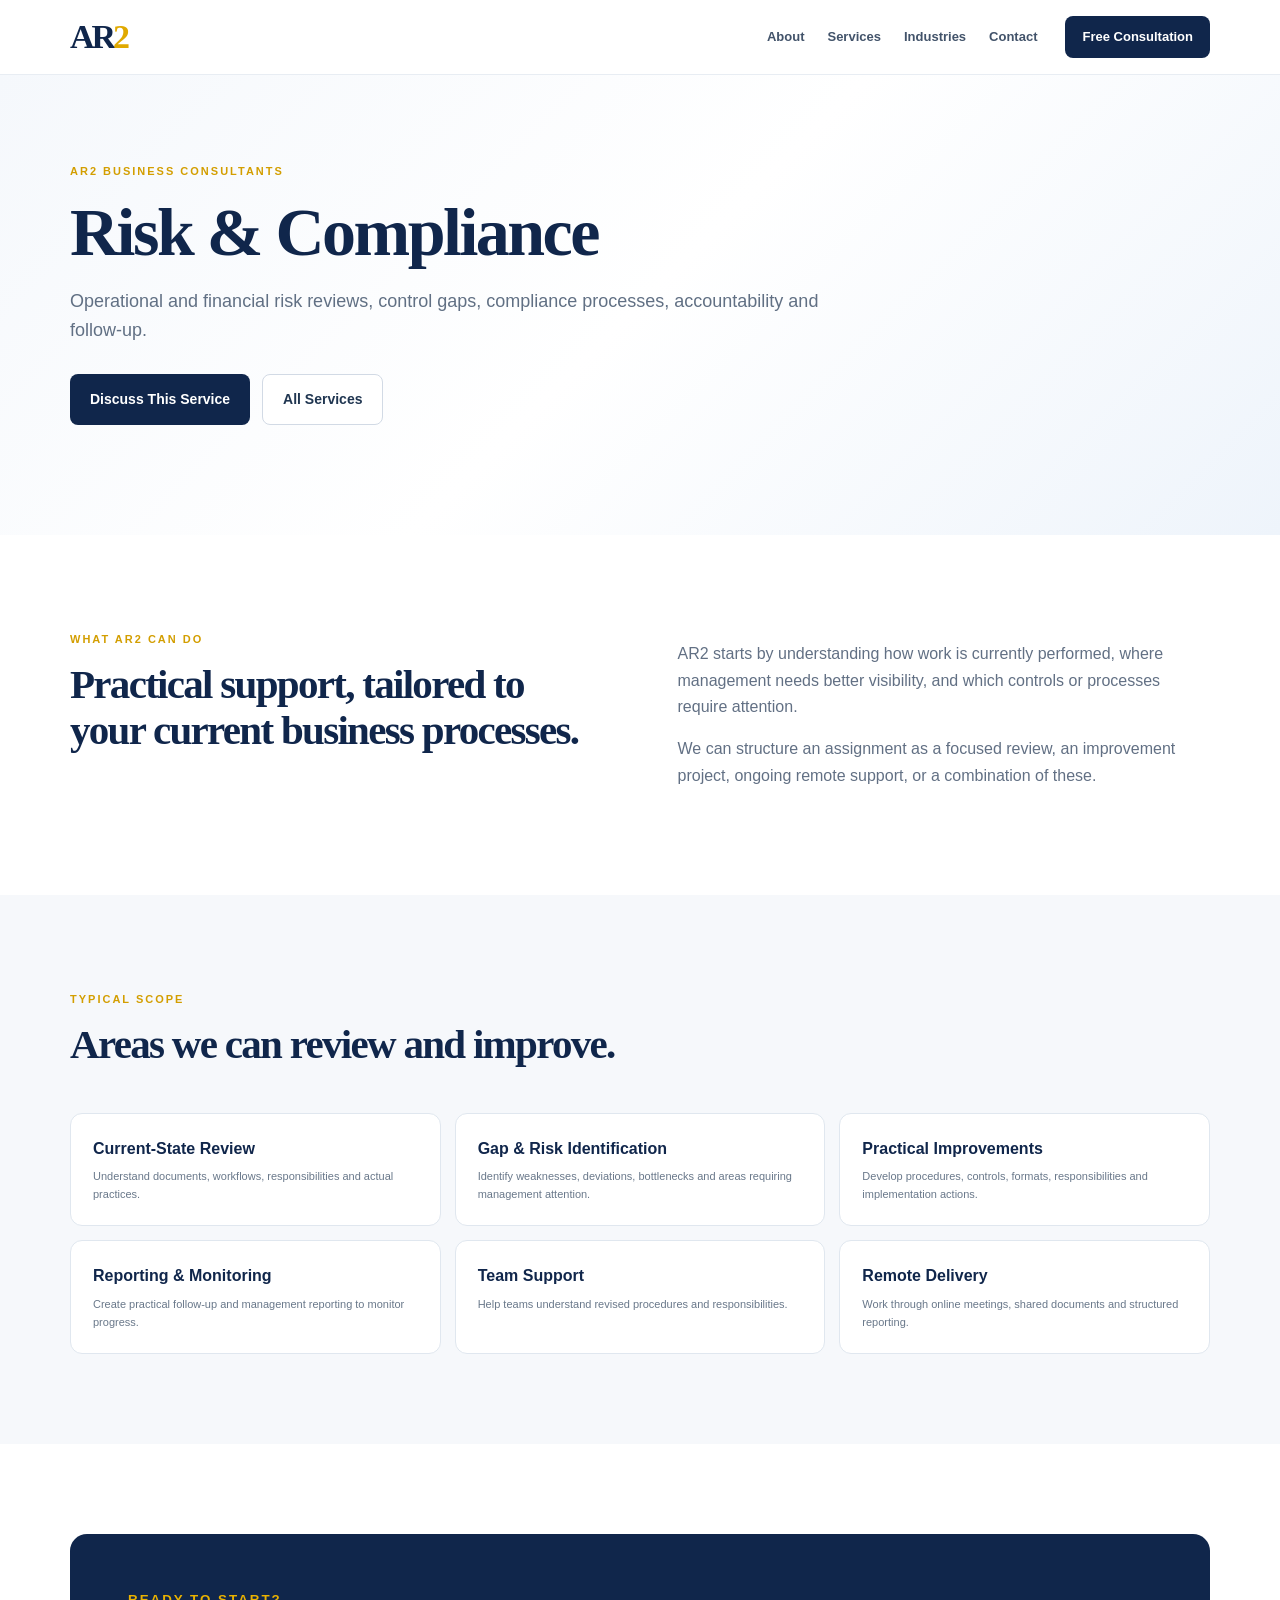
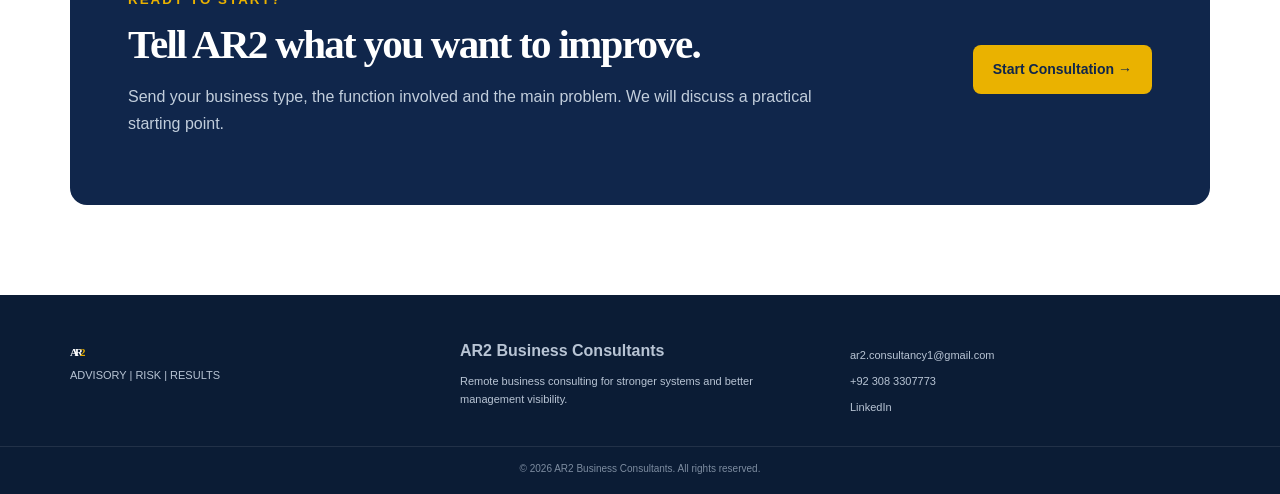
<file: risk-compliance.html>
<!doctype html><html lang="en"><head><meta charset="utf-8"><meta name="viewport" content="width=device-width,initial-scale=1"><title>Risk & Compliance | AR2 Business Consultants</title><meta name="description" content="Operational and financial risk reviews, control gaps, compliance processes, accountability and follow-up. AR2 provides practical remote consulting support for organizations in Pakistan and international markets."><link rel="canonical" href="https://ar2consultancy1-max.github.io/AR2-Management-/risk-compliance.html"><link rel="stylesheet" href="style.css"><link rel="icon" href="favicon.svg"></head><body><header><div class="wrap nav"><a class="logo" href="index.html">AR<span>2</span></a><nav><a href="index.html#about">About</a><a href="index.html#services">Services</a><a href="index.html#industries">Industries</a><a href="index.html#contact">Contact</a></nav><a class="navbtn" href="https://wa.me/923083307773?text=Hello%20AR2%2C%20I%20am%20interested%20in%20Risk%20%26%20Compliance.">Free Consultation</a></div></header><main><section class="serviceHero"><div class="wrap"><small class="label">AR2 BUSINESS CONSULTANTS</small><h1>Risk & Compliance</h1><p>Operational and financial risk reviews, control gaps, compliance processes, accountability and follow-up.</p><div class="buttons"><a class="btn dark" href="https://wa.me/923083307773?text=Hello%20AR2%2C%20I%20am%20interested%20in%20Risk%20%26%20Compliance.">Discuss This Service</a><a class="btn white" href="index.html#services">All Services</a></div></div></section><section class="section"><div class="wrap two"><div><small class="label">WHAT AR2 CAN DO</small><h2>Practical support, tailored to your current business processes.</h2></div><div class="copy"><p>AR2 starts by understanding how work is currently performed, where management needs better visibility, and which controls or processes require attention.</p><p>We can structure an assignment as a focused review, an improvement project, ongoing remote support, or a combination of these.</p></div></div></section><section class="section grey"><div class="wrap"><div class="sectionHead"><div><small class="label">TYPICAL SCOPE</small><h2>Areas we can review and improve.</h2></div></div><div class="industryGrid"><div><b>Current-State Review</b><span>Understand documents, workflows, responsibilities and actual practices.</span></div><div><b>Gap & Risk Identification</b><span>Identify weaknesses, deviations, bottlenecks and areas requiring management attention.</span></div><div><b>Practical Improvements</b><span>Develop procedures, controls, formats, responsibilities and implementation actions.</span></div><div><b>Reporting & Monitoring</b><span>Create practical follow-up and management reporting to monitor progress.</span></div><div><b>Team Support</b><span>Help teams understand revised procedures and responsibilities.</span></div><div><b>Remote Delivery</b><span>Work through online meetings, shared documents and structured reporting.</span></div></div></div></section><section class="section"><div class="wrap featureBox"><div><small>READY TO START?</small><h2>Tell AR2 what you want to improve.</h2><p>Send your business type, the function involved and the main problem. We will discuss a practical starting point.</p></div><a class="btn goldBtn" href="https://wa.me/923083307773?text=Hello%20AR2%2C%20I%20would%20like%20a%20free%20consultation%20about%20Risk%20%26%20Compliance.">Start Consultation →</a></div></section></main><footer><div class="wrap foot"><div><a class="logo" href="index.html">AR<span>2</span></a><small>ADVISORY | RISK | RESULTS</small></div><div><b>AR2 Business Consultants</b><small>Remote business consulting for stronger systems and better management visibility.</small></div><div><a href="mailto:ar2.consultancy1@gmail.com">ar2.consultancy1@gmail.com</a><a href="https://wa.me/923083307773">+92 308 3307773</a><a href="https://www.linkedin.com/in/ar2consultants">LinkedIn</a></div></div><div class="copyr">© 2026 AR2 Business Consultants. All rights reserved.</div></footer></body></html>
</file>
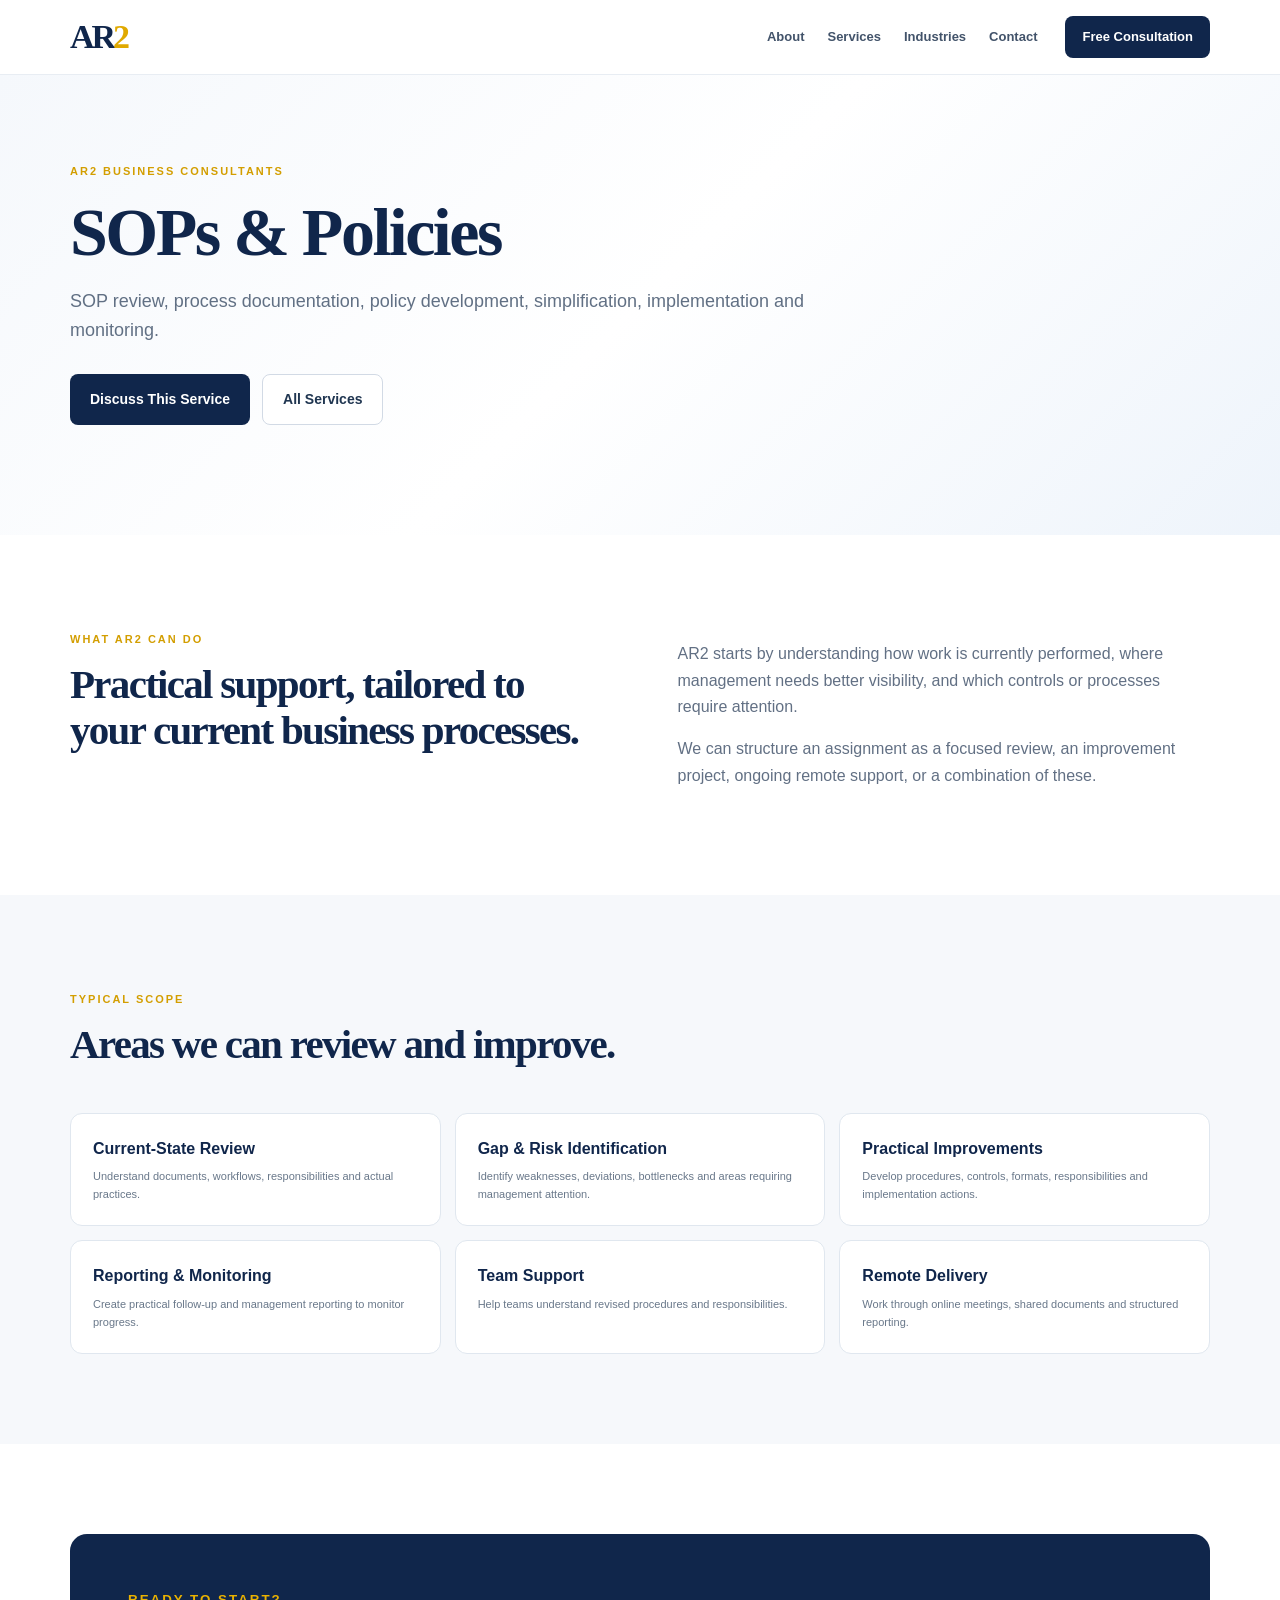
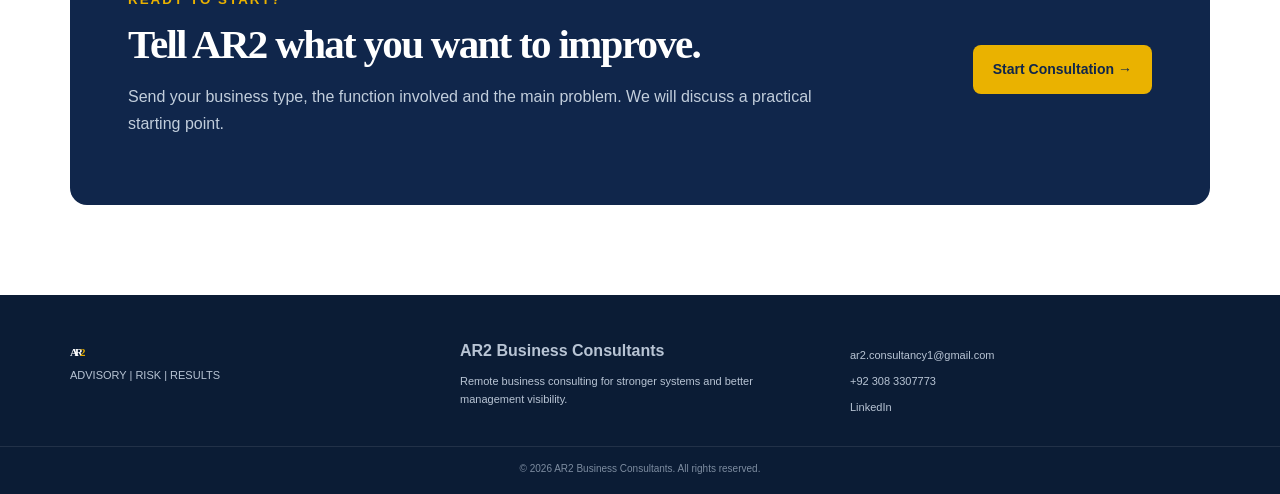
<file: sops-policies.html>
<!doctype html><html lang="en"><head><meta charset="utf-8"><meta name="viewport" content="width=device-width,initial-scale=1"><title>SOPs & Policies | AR2 Business Consultants</title><meta name="description" content="SOP review, process documentation, policy development, simplification, implementation and monitoring. AR2 provides practical remote consulting support for organizations in Pakistan and international markets."><link rel="canonical" href="https://ar2consultancy1-max.github.io/AR2-Management-/sops-policies.html"><link rel="stylesheet" href="style.css"><link rel="icon" href="favicon.svg"></head><body><header><div class="wrap nav"><a class="logo" href="index.html">AR<span>2</span></a><nav><a href="index.html#about">About</a><a href="index.html#services">Services</a><a href="index.html#industries">Industries</a><a href="index.html#contact">Contact</a></nav><a class="navbtn" href="https://wa.me/923083307773?text=Hello%20AR2%2C%20I%20am%20interested%20in%20SOPs%20%26%20Policies.">Free Consultation</a></div></header><main><section class="serviceHero"><div class="wrap"><small class="label">AR2 BUSINESS CONSULTANTS</small><h1>SOPs & Policies</h1><p>SOP review, process documentation, policy development, simplification, implementation and monitoring.</p><div class="buttons"><a class="btn dark" href="https://wa.me/923083307773?text=Hello%20AR2%2C%20I%20am%20interested%20in%20SOPs%20%26%20Policies.">Discuss This Service</a><a class="btn white" href="index.html#services">All Services</a></div></div></section><section class="section"><div class="wrap two"><div><small class="label">WHAT AR2 CAN DO</small><h2>Practical support, tailored to your current business processes.</h2></div><div class="copy"><p>AR2 starts by understanding how work is currently performed, where management needs better visibility, and which controls or processes require attention.</p><p>We can structure an assignment as a focused review, an improvement project, ongoing remote support, or a combination of these.</p></div></div></section><section class="section grey"><div class="wrap"><div class="sectionHead"><div><small class="label">TYPICAL SCOPE</small><h2>Areas we can review and improve.</h2></div></div><div class="industryGrid"><div><b>Current-State Review</b><span>Understand documents, workflows, responsibilities and actual practices.</span></div><div><b>Gap & Risk Identification</b><span>Identify weaknesses, deviations, bottlenecks and areas requiring management attention.</span></div><div><b>Practical Improvements</b><span>Develop procedures, controls, formats, responsibilities and implementation actions.</span></div><div><b>Reporting & Monitoring</b><span>Create practical follow-up and management reporting to monitor progress.</span></div><div><b>Team Support</b><span>Help teams understand revised procedures and responsibilities.</span></div><div><b>Remote Delivery</b><span>Work through online meetings, shared documents and structured reporting.</span></div></div></div></section><section class="section"><div class="wrap featureBox"><div><small>READY TO START?</small><h2>Tell AR2 what you want to improve.</h2><p>Send your business type, the function involved and the main problem. We will discuss a practical starting point.</p></div><a class="btn goldBtn" href="https://wa.me/923083307773?text=Hello%20AR2%2C%20I%20would%20like%20a%20free%20consultation%20about%20SOPs%20%26%20Policies.">Start Consultation →</a></div></section></main><footer><div class="wrap foot"><div><a class="logo" href="index.html">AR<span>2</span></a><small>ADVISORY | RISK | RESULTS</small></div><div><b>AR2 Business Consultants</b><small>Remote business consulting for stronger systems and better management visibility.</small></div><div><a href="mailto:ar2.consultancy1@gmail.com">ar2.consultancy1@gmail.com</a><a href="https://wa.me/923083307773">+92 308 3307773</a><a href="https://www.linkedin.com/in/ar2consultants">LinkedIn</a></div></div><div class="copyr">© 2026 AR2 Business Consultants. All rights reserved.</div></footer></body></html>
</file>
<file: style.css>
*{box-sizing:border-box}html{scroll-behavior:smooth}body{margin:0;font-family:Inter,Arial,sans-serif;color:#14233b;line-height:1.65}a{text-decoration:none}.wrap{width:min(1140px,92%);margin:auto}.skip{position:absolute;left:-999px;top:auto}.skip:focus{left:12px;top:12px;background:#fff;padding:10px;z-index:99}header{position:sticky;top:0;z-index:10;background:#fff;border-bottom:1px solid #e8edf3}.nav{height:74px;display:flex;align-items:center;gap:28px}.logo{font:800 34px "Plus Jakarta Sans";letter-spacing:-3px;color:#10264b}.logo span{color:#e0a900}nav{display:flex;gap:23px;margin-left:auto}nav a{color:#42536a;font-size:13px;font-weight:700}.navbtn{background:#10264b;color:#fff;padding:10px 17px;border-radius:8px;font-size:13px;font-weight:700}.hero{padding:92px 0 78px;background:linear-gradient(135deg,#f5f8fc,#fff,#eef4fb)}.heroGrid{display:grid;grid-template-columns:1.25fr .75fr;gap:65px;align-items:center}.hero small,.label{font-size:11px;letter-spacing:2px;font-weight:800;color:#d39e00}.hero h1{font:800 clamp(45px,6vw,74px)/1.02 "Plus Jakarta Sans";letter-spacing:-3px;color:#10264b;margin:18px 0 25px}.hero h1 i{font-style:normal;color:#dca500}.hero p{font-size:18px;color:#617084;max-width:700px}.buttons{display:flex;gap:12px;margin:28px 0}.btn{display:inline-flex;align-items:center;justify-content:center;gap:8px;padding:13px 20px;border-radius:8px;font-weight:700;font-size:14px;border:0;cursor:pointer}.dark{background:#10264b;color:#fff}.white{background:#fff;color:#203651;border:1px solid #d2dae5}.trust{display:flex;flex-wrap:wrap;gap:8px;margin-top:22px}.trust span{font-size:10px;font-weight:700;color:#56677d;border:1px solid #dce4ed;border-radius:999px;padding:6px 10px;background:#fff}.panel{background:#10264b;color:#fff;padding:27px;border-radius:17px;box-shadow:0 22px 50px #10264b2b}.panel>b{font-size:11px;letter-spacing:1.5px;color:#b9c6d7}.panel div{display:flex;justify-content:space-between;border-top:1px solid #ffffff22;padding:16px 0;color:#bcc8d8}.panel strong{color:#fff}.panel em{display:block;border-top:1px solid #ffffff22;padding-top:17px;color:#efb500;font-size:12px;font-style:normal}.gold{background:#e1a900}.four{display:grid;grid-template-columns:repeat(4,1fr);gap:20px;padding:24px 0}.four b,.four small{display:block}.four small{font-size:11px;color:#263c5d}.section{padding:90px 0}.two{display:grid;grid-template-columns:1fr 1fr;gap:75px}.section h2{font:800 41px/1.12 "Plus Jakarta Sans";letter-spacing:-1.7px;color:#10264b;margin:10px 0}.lead{font-size:17px;color:#627084;max-width:520px}.copy{color:#627084}.copy strong{color:#10264b}.link{display:inline-block;margin-top:18px;font-weight:800;color:#10264b}.profileFacts{display:grid;grid-template-columns:1fr 1fr;gap:10px;margin:24px 0}.profileFacts div{border-left:3px solid #e0a900;padding:8px 12px;background:#f7f9fc}.profileFacts strong,.profileFacts span{display:block}.profileFacts strong{font-size:12px}.profileFacts span{font-size:10px;color:#6a788b}.grey{background:#f6f8fb}.sectionHead{display:flex;justify-content:space-between;gap:30px;align-items:end;margin-bottom:35px}.sectionHead>p{max-width:400px;color:#657386}.cards{display:grid;grid-template-columns:repeat(4,1fr);gap:18px}.cards article{background:#fff;border:1px solid #e3e9f0;border-radius:12px;padding:23px;min-height:220px;transition:transform .2s,box-shadow .2s}.cards article:hover{transform:translateY(-3px);box-shadow:0 12px 30px #10264b12}.cardNo{font-size:10px;font-weight:800;color:#d5a000}.cards h3{font-size:16px;color:#10264b;margin:13px 0 8px}.cards p{font-size:12px;color:#657386}.industryGrid{display:grid;grid-template-columns:repeat(3,1fr);gap:14px}.industryGrid div{border:1px solid #e0e7ef;border-radius:12px;padding:22px;background:#fff}.industryGrid b,.industryGrid span{display:block}.industryGrid b{color:#10264b}.industryGrid span{font-size:11px;color:#69788a;margin-top:5px}.center{text-align:center}.center h2{margin-bottom:8px}.intro{max-width:620px;margin:0 auto 42px;color:#657386}.steps{display:grid;grid-template-columns:repeat(4,1fr);gap:25px}.steps>div{border-top:2px solid #dca500;padding-top:17px}.steps b{color:#dca500}.steps h3{margin:8px 0;color:#10264b}.steps p{font-size:12px;color:#657386}.health{padding:0 0 90px}.healthBox{background:#10264b;color:#fff;border-radius:17px;padding:45px 52px;display:flex;align-items:center;justify-content:space-between;gap:30px}.healthBox small,.featureBox small{color:#eab200;font-weight:800;letter-spacing:2px}.healthBox h2,.featureBox h2{color:#fff;max-width:720px}.healthBox p,.featureBox p{color:#c2cedc;max-width:720px}.goldBtn{background:#eab200;color:#10264b;white-space:nowrap}.feature{padding:0 0 90px}.featureBox{background:#10264b;color:#fff;border-radius:17px;padding:52px 58px;display:flex;align-items:center;justify-content:space-between;gap:30px}.contacts{display:grid;gap:14px;margin-top:25px}.contacts a{color:#10264b}.contact p{color:#657386}form{background:#fff;border:1px solid #e0e6ee;border-radius:13px;padding:27px;display:grid;gap:15px;box-shadow:0 8px 25px #10264b0b}label{font-size:12px;font-weight:700;color:#506076}input,textarea{display:block;width:100%;margin-top:5px;padding:11px;border:1px solid #d5dee8;border-radius:7px;font:inherit}input:focus,textarea:focus{outline:2px solid #e8bd45;border-color:#dca500}form small{font-size:10px;color:#78879a}.ctaStrip{background:#e1a900;padding:30px 0}.ctaStrip .wrap{display:flex;align-items:center;justify-content:space-between;gap:20px}.ctaStrip h2{margin:3px 0;color:#10264b;font:800 24px "Plus Jakarta Sans"}.ctaStrip small{font-size:10px;font-weight:800;letter-spacing:1.5px;color:#324866}footer{background:#0b1c35;color:#b8c4d4;padding:43px 0 16px}.foot{display:grid;grid-template-columns:1fr 1fr 1fr;gap:30px}.foot small,.foot a{display:block;color:#b8c4d4;font-size:11px;margin-top:8px}.foot .logo{color:#fff}.copyr{text-align:center;border-top:1px solid #ffffff18;margin-top:30px;padding-top:14px;font-size:10px;color:#7d8ca0}@media(max-width:950px){nav{display:none}.heroGrid,.two{grid-template-columns:1fr}.cards{grid-template-columns:repeat(2,1fr)}.steps{grid-template-columns:repeat(2,1fr)}.four{grid-template-columns:repeat(2,1fr)}.industryGrid{grid-template-columns:repeat(2,1fr)}.sectionHead{display:block}.healthBox,.featureBox{display:block}.goldBtn{margin-top:18px}.foot{grid-template-columns:1fr 1fr}}@media(max-width:560px){.navbtn{display:none}.cards,.steps,.four,.foot,.industryGrid{grid-template-columns:1fr}.profileFacts{grid-template-columns:1fr}.hero{padding:65px 0}.section{padding:65px 0}.section h2{font-size:31px}.buttons{flex-direction:column}.btn{width:100%}.healthBox,.featureBox{padding:34px 25px}.ctaStrip .wrap{display:block}.ctaStrip .btn{margin-top:18px}}.serviceHero{padding:82px 0;background:linear-gradient(135deg,#f5f8fc,#fff,#eef4fb)}.serviceHero h1{font:800 clamp(42px,6vw,68px)/1.05 "Plus Jakarta Sans";letter-spacing:-2.5px;color:#10264b;margin:14px 0}.serviceHero p{font-size:18px;color:#617084;max-width:760px}.serviceLink{display:inline-block;margin-top:8px;font-size:11px;font-weight:800;color:#10264b}
</file>
